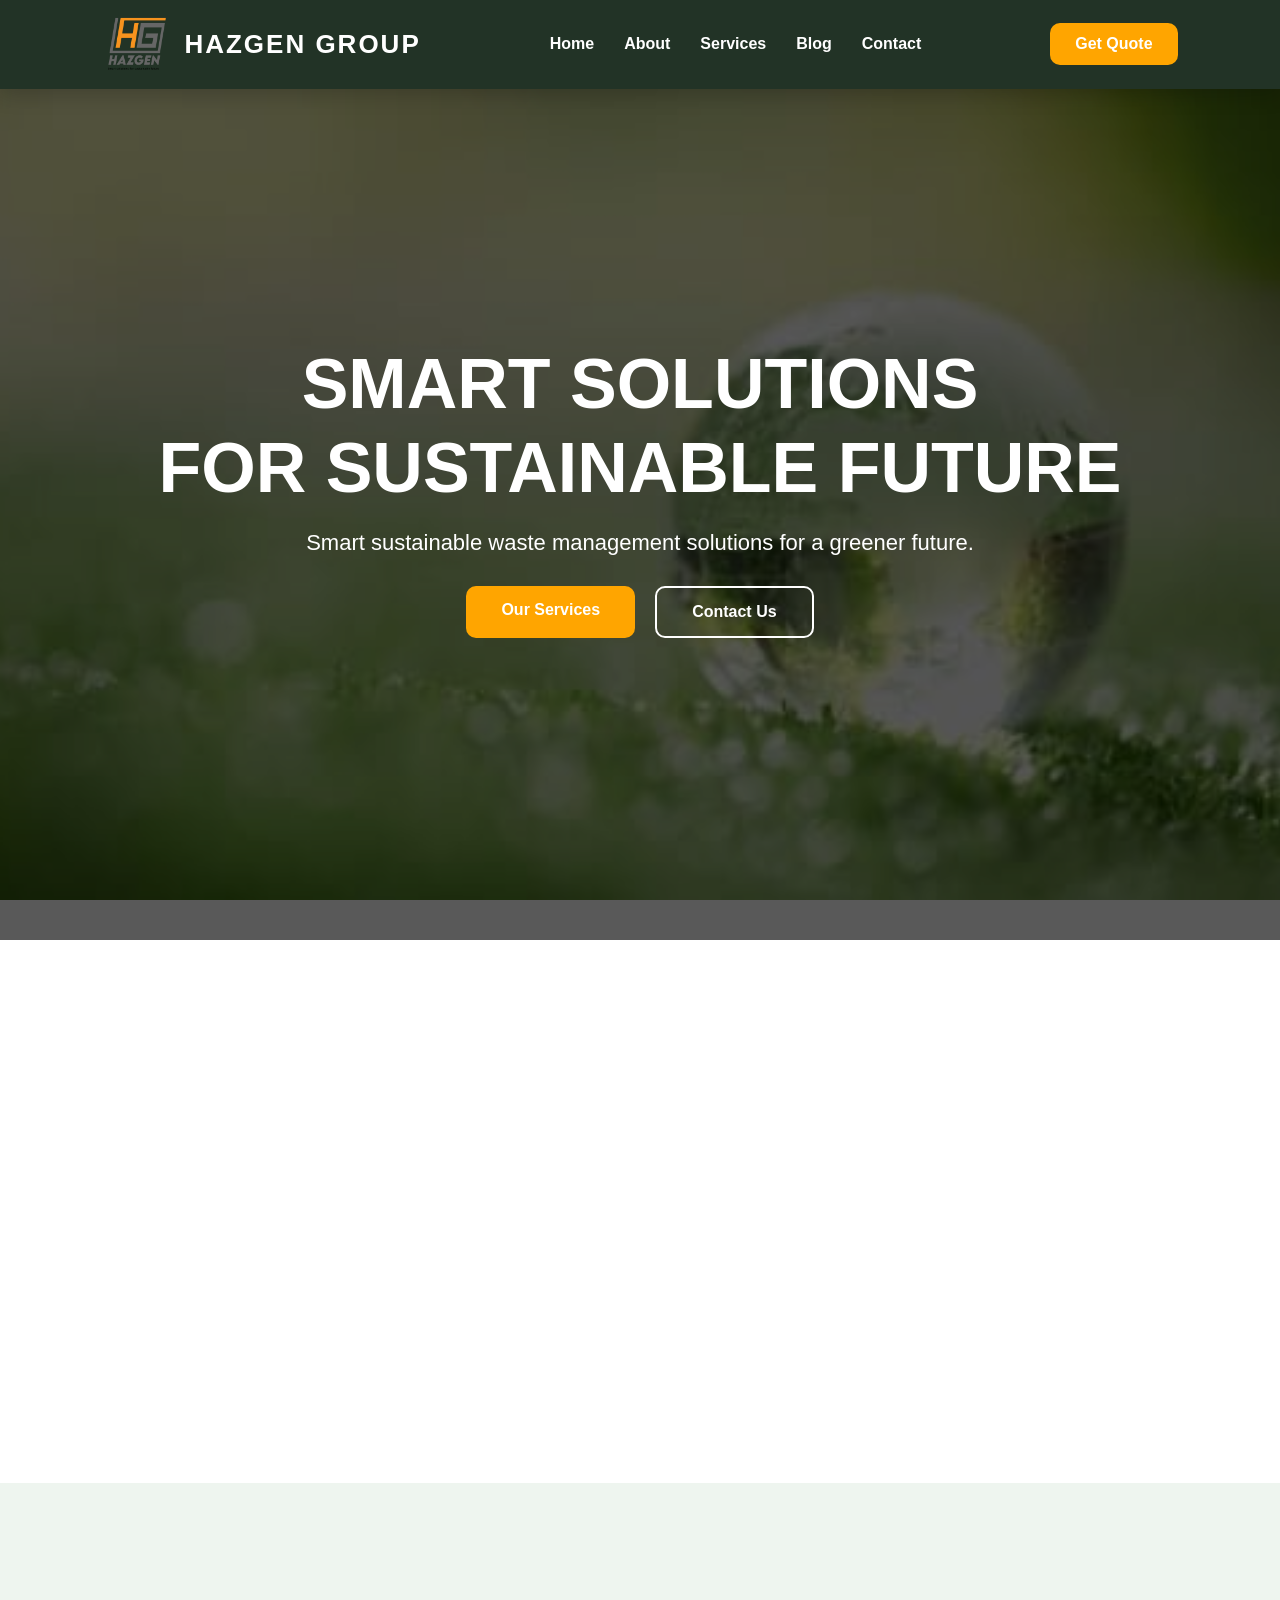
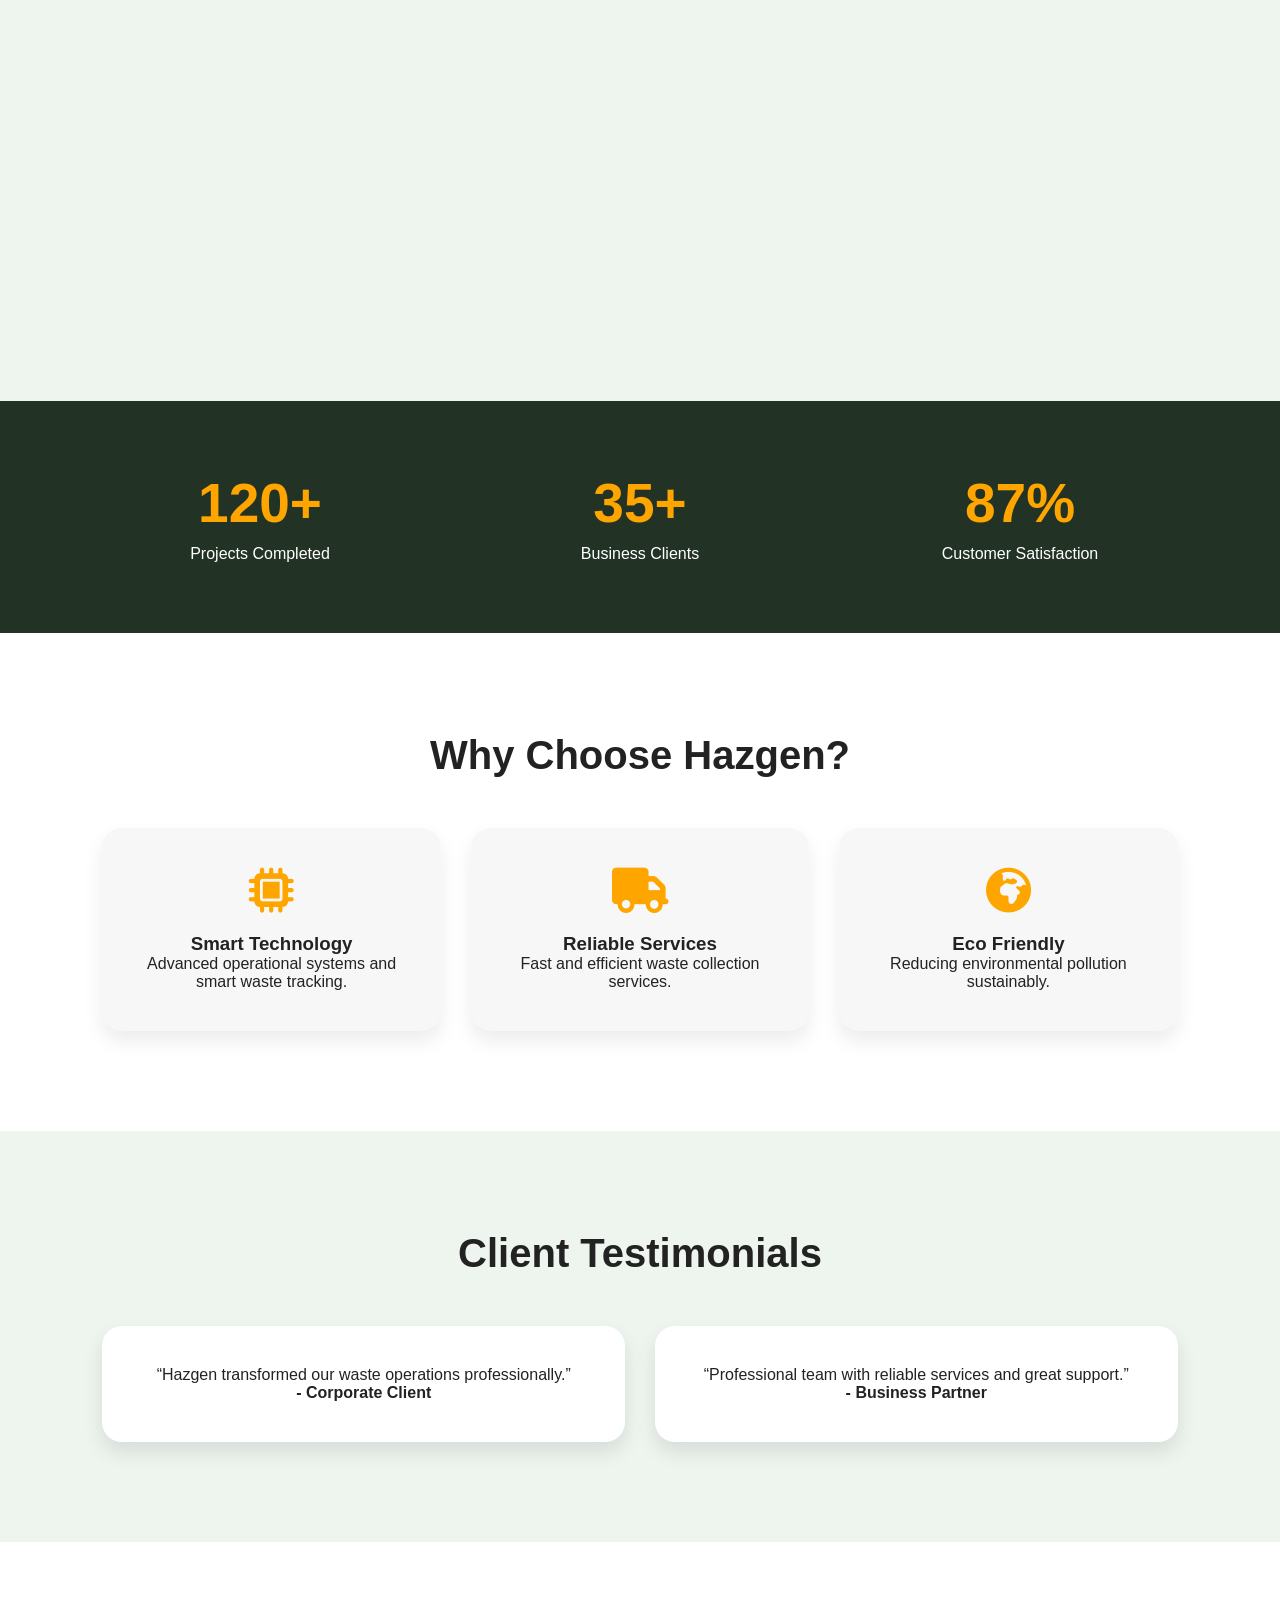
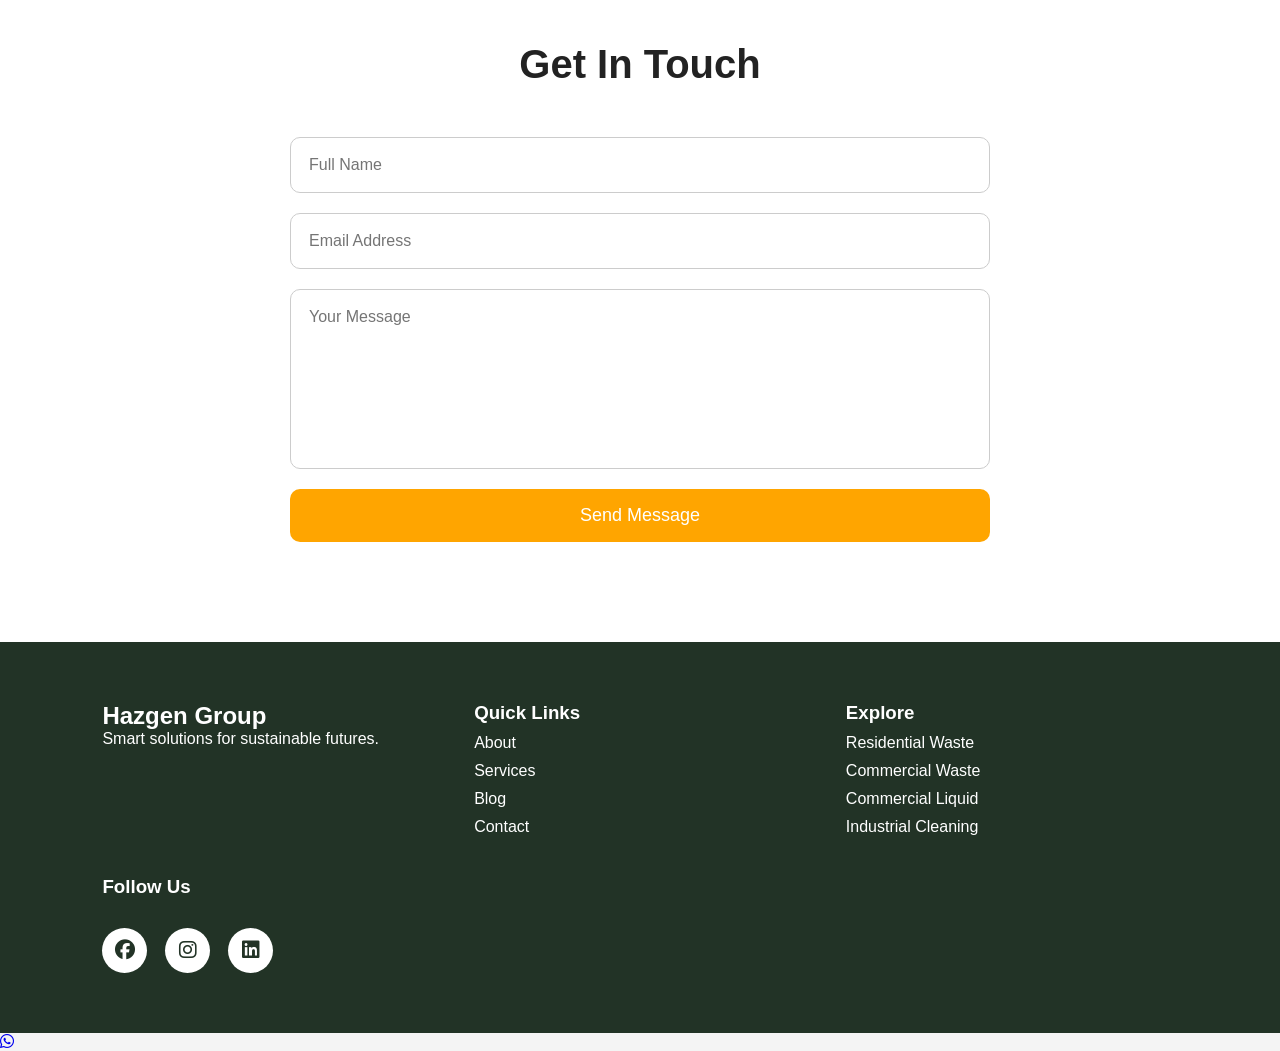
<file: index.html>
<!-- =========================================================
FULL UPDATED HAZGEN WEBSITE
FILE: index.html
========================================================= -->

<!DOCTYPE html>
<html lang="en">
<head>

<meta charset="UTF-8">
<meta name="viewport" content="width=device-width, initial-scale=1.0">

<title>Hazgen Group | Smart Sustainable Solutions</title>

<meta name="description"
content="Hazgen Group provides smart sustainable waste management and recycling solutions in South Africa.">

<meta name="keywords"
content="Hazgen, waste management, recycling, sustainability">

<!-- CSS -->
<link rel="stylesheet" href="./css/style.css">

<!-- FONT AWESOME -->
<link rel="stylesheet"
href="https://cdnjs.cloudflare.com/ajax/libs/font-awesome/6.5.1/css/all.min.css"/>

<!-- AOS ANIMATION -->
<link href="https://unpkg.com/aos@next/dist/aos.css" rel="stylesheet"/>

</head>

<body>

<!-- ================= HEADER ================= -->

<header>

<div class="logo">

<img src="./images/cropped-HazGen-Logo.png" alt="Hazgen Logo">

<h2>HAZGEN GROUP</h2>

</div>

<nav>

<a href="index.html">Home</a>
<a href="about.html">About</a>
<a href="services.html">Services</a>
<a href="blog.html">Blog</a>
<a href="contact.html">Contact</a>

</nav>

<a href="contact.html" class="quote-btn">
Get Quote
</a>

</header>

<!-- ================= HERO ================= -->

<section class="hero">

<div class="overlay"></div>

<div class="hero-content" data-aos="fade-up">

<h1>
SMART SOLUTIONS <br>
FOR SUSTAINABLE FUTURE
</h1>

<p>
Smart sustainable waste management solutions
for a greener future.
</p>

<div class="hero-buttons">

<a href="services.html" class="primary-btn">
Our Services
</a>

<a href="contact.html" class="secondary-btn">
Contact Us
</a>

</div>

</div>

</section>

<!-- ================= ABOUT ================= -->

<section class="about">

<div class="about-text" data-aos="fade-right">

<h2>Who We Are</h2>

<p>
Hazgen Group is a smart environmental company focused on:
</p>

<ul>

<li>Hazardous Waste</li>
<li>Waste Collection</li>
<li>Recycling Solutions</li>
<li>Environmental Sustainability</li>
<li>Smart Operations Systems</li>
<li>Eco-Friendly Services</li>

</ul>

<p>
We create innovative systems that help businesses and communities
manage waste responsibly while improving environmental impact.
</p>

<a href="about.html" class="main-btn">
Learn More
</a>

</div>

<div class="about-image" data-aos="fade-left">

<img src="./images/recycle.png" alt="Recycling">

</div>

</section>

<!-- ================= SERVICES ================= -->

<section class="services">

<h2 data-aos="fade-up">
Our Services
</h2>

<div class="service-grid">

<div class="service-card" data-aos="zoom-in">

<i class="fa-solid fa-trash"></i>

<h3>Garbage Pickup</h3>

<p>
Reliable waste collection and transportation services.
</p>

</div>

<div class="service-card" data-aos="zoom-in">

<i class="fa-solid fa-recycle"></i>

<h3>Waste Sorting</h3>

<p>
Efficient waste segregation and recycling solutions.
</p>

</div>

<div class="service-card" data-aos="zoom-in">

<i class="fa-solid fa-leaf"></i>

<h3>Environmental Solutions</h3>

<p>
Smart eco-friendly waste management systems.
</p>

</div>

</div>

</section>

<!-- ================= STATS ================= -->

<section class="stats">

<div class="stat-box">

<h1>120+</h1>

<p>Projects Completed</p>

</div>

<div class="stat-box">

<h1>35+</h1>

<p>Business Clients</p>

</div>

<div class="stat-box">

<h1>87%</h1>

<p>Customer Satisfaction</p>

</div>

</section>

<!-- ================= WHY US ================= -->

<section class="why-us">

<h2>Why Choose Hazgen?</h2>

<div class="why-grid">

<div class="why-card">

<i class="fa-solid fa-microchip"></i>

<h3>Smart Technology</h3>

<p>
Advanced operational systems and smart waste tracking.
</p>

</div>

<div class="why-card">

<i class="fa-solid fa-truck"></i>

<h3>Reliable Services</h3>

<p>
Fast and efficient waste collection services.
</p>

</div>

<div class="why-card">

<i class="fa-solid fa-earth-africa"></i>

<h3>Eco Friendly</h3>

<p>
Reducing environmental pollution sustainably.
</p>

</div>

</div>

</section>

<!-- ================= TESTIMONIALS ================= -->

<section class="testimonials">

<h2>Client Testimonials</h2>

<div class="testimonial-grid">

<div class="testimonial-card">

<p>
“Hazgen transformed our waste operations professionally.”
</p>

<h4>- Corporate Client</h4>

</div>

<div class="testimonial-card">

<p>
“Professional team with reliable services and great support.”
</p>

<h4>- Business Partner</h4>

</div>

</div>

</section>

<!-- ================= CONTACT ================= -->

<section class="contact-section">

<h2>Get In Touch</h2>

<form id="contactForm">

<input type="text" placeholder="Full Name" required>

<input type="email" placeholder="Email Address" required>

<textarea placeholder="Your Message" required></textarea>

<button type="submit">
Send Message
</button>

</form>

</section>

<!-- ================= FOOTER ================= -->

<footer>

<div>

<h2>Hazgen Group</h2>

<p>
Smart solutions for sustainable futures.
</p>

</div>

<div>

<h3>Quick Links</h3>

<a href="about.html">About</a>
<a href="services.html">Services</a>
<a href="blog.html">Blog</a>
<a href="contact.html">Contact</a>

</div>

<div>
    <h3>Explore</h3>
    <a href="explore.html">Residential Waste</a>
    <a href="explore.html">Commercial Waste</a>
    <a href="explore.html">Commercial Liquid</a>
    <a href="explore.html">Industrial Cleaning</a>
</div>

<div>

<h3>Follow Us</h3>

<div class="socials">

  <a href="https://facebook.com" target="_blank">
    <i class="fa-brands fa-facebook"></i>
  </a>

  <a href="https://instagram.com" target="_blank">
    <i class="fa-brands fa-instagram"></i>
  </a>

  <a href="https://www.linkedin.com/company/hazgen-group/" target="_blank">
    <i class="fa-brands fa-linkedin"></i>
  </a>

</div>

</div>

</footer>

<!-- ================= WHATSAPP ================= -->

<a href="https://wa.me/27715701859"whatsapp">

<i class="fa-brands fa-whatsapp"></i>

</a>

<!-- JS -->

<script src="https://unpkg.com/aos@next/dist/aos.js"></script>

<script src="./js/app.js"></script>

<script>
AOS.init();
</script>

</body>
</html>
</file>
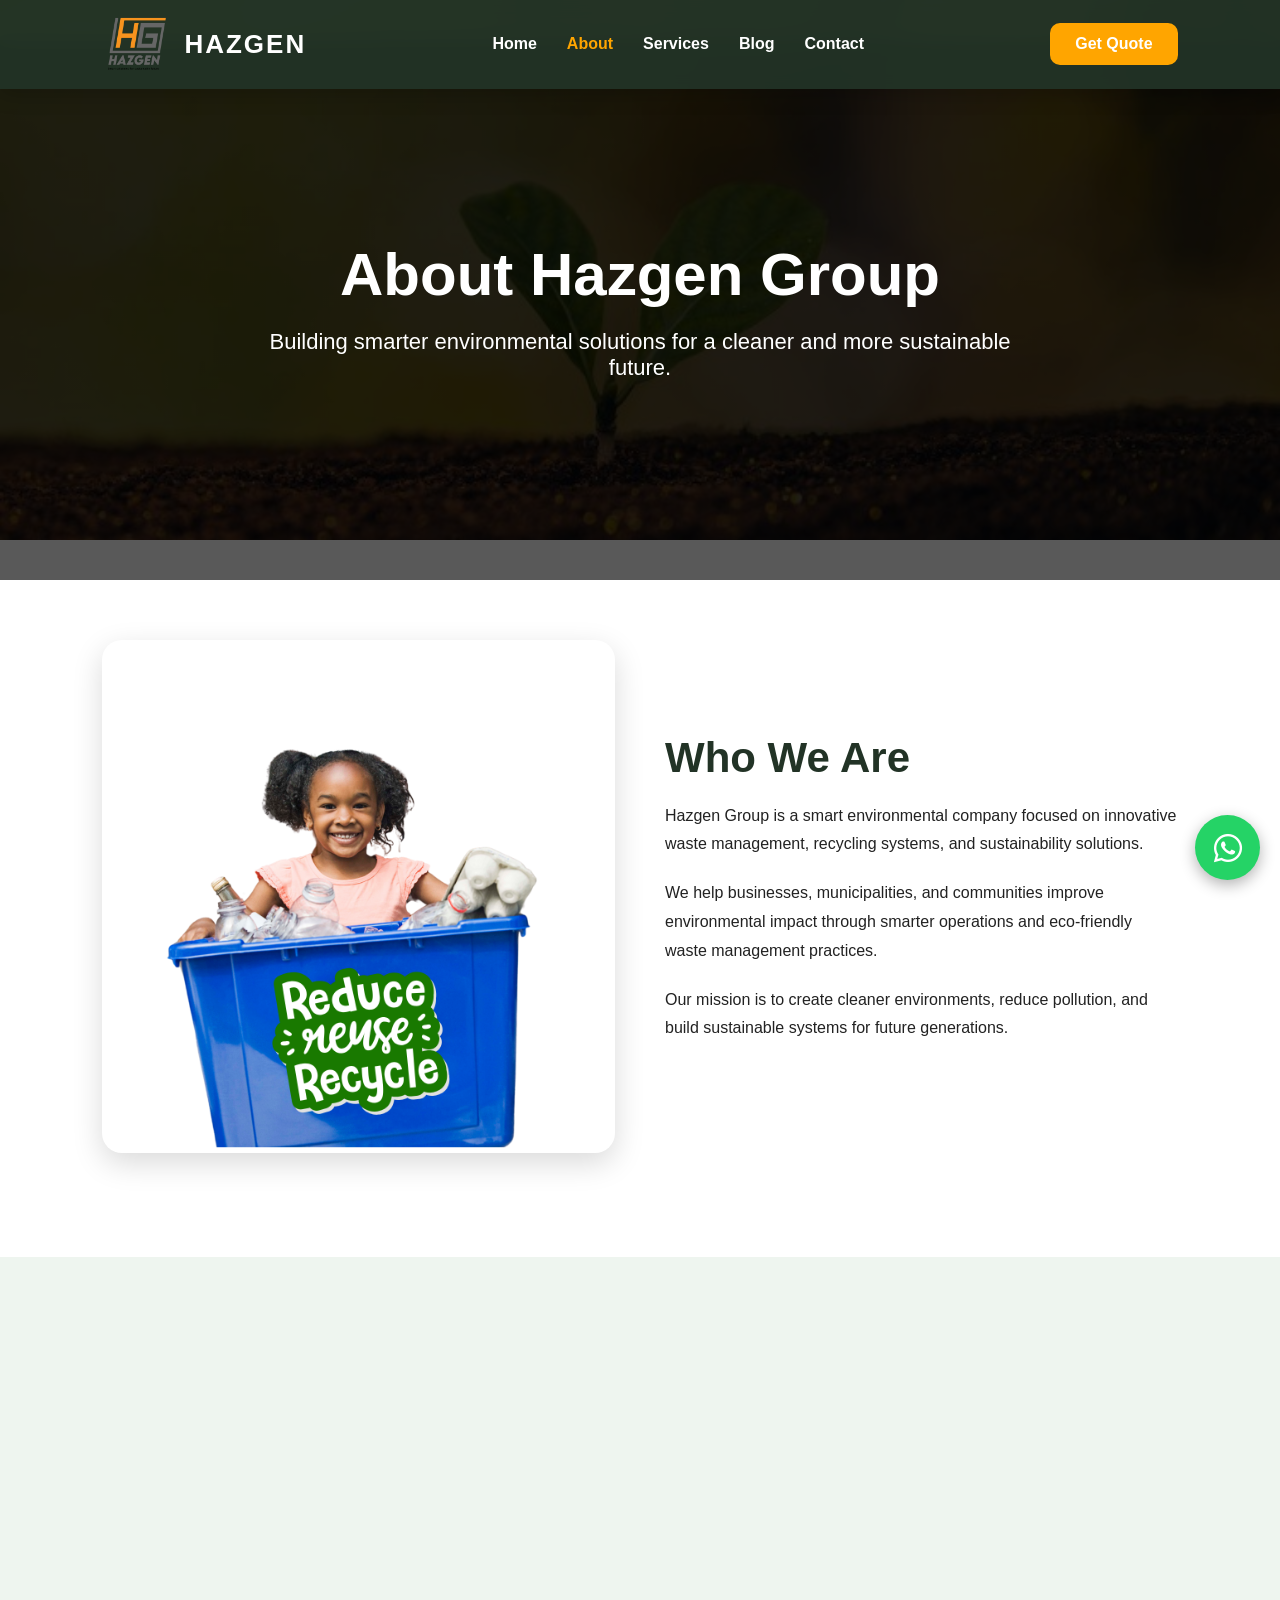
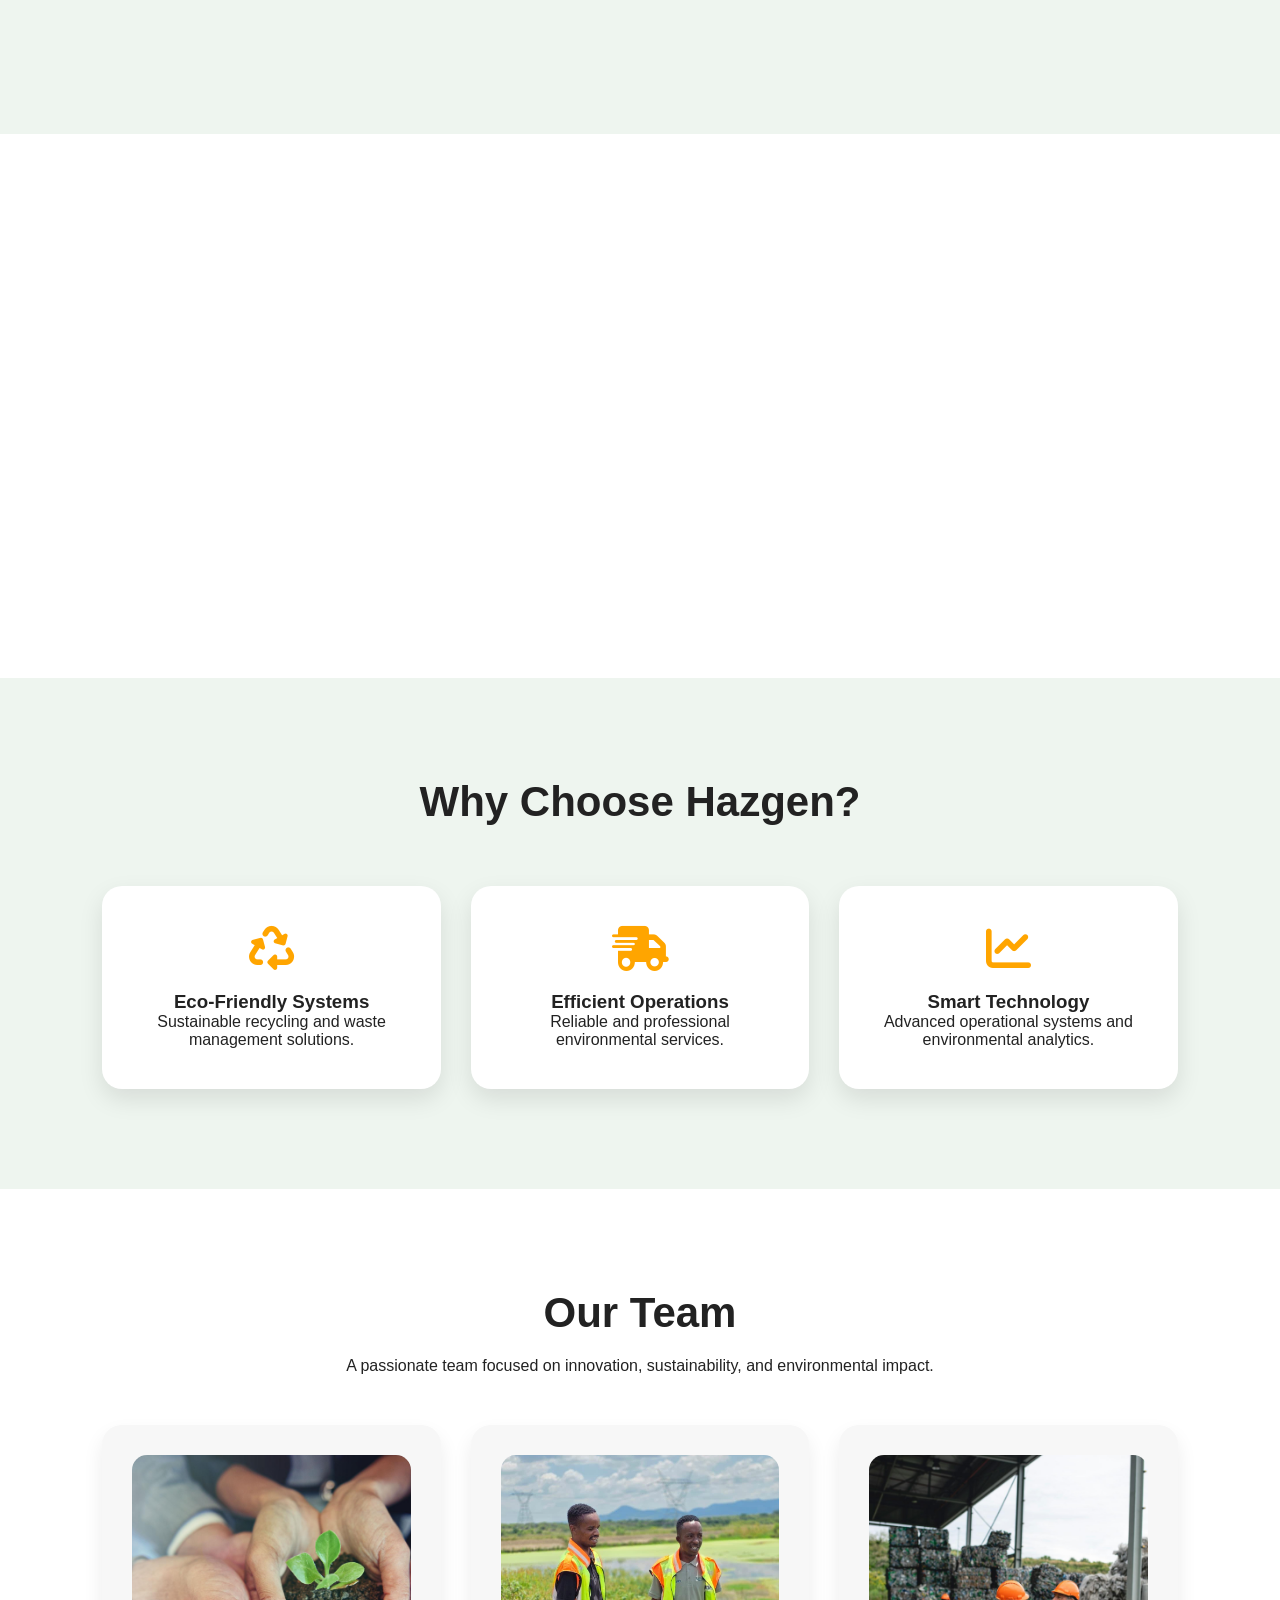
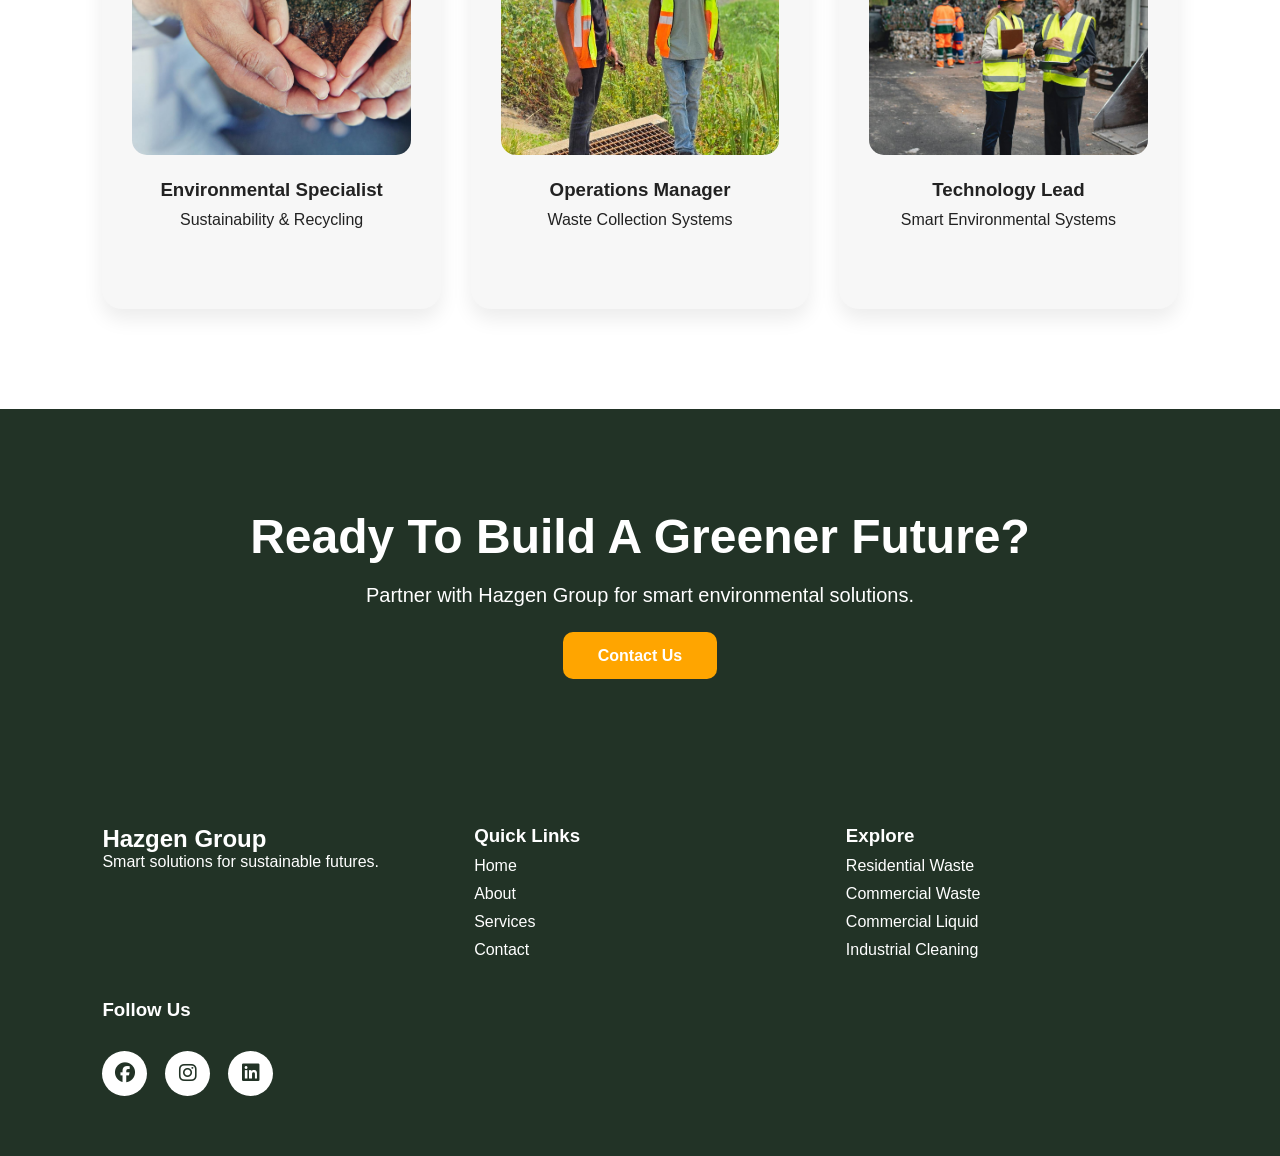
<file: about.html>
<!-- =========================================================
FILE: about.html
========================================================= -->

<!DOCTYPE html>
<html lang="en">
<head>

<meta charset="UTF-8">
<meta name="viewport" content="width=device-width, initial-scale=1.0">

<title>About Hazgen Group</title>

<meta name="description"
content="Learn more about Hazgen Group and our smart environmental sustainability solutions.">

<link rel="stylesheet" href="./css/style.css">

<link rel="stylesheet"
href="https://cdnjs.cloudflare.com/ajax/libs/font-awesome/6.5.1/css/all.min.css"/>

<link href="https://unpkg.com/aos@next/dist/aos.css" rel="stylesheet"/>

</head>

<body>

<!-- ================= HEADER ================= -->

<header>

<div class="logo">

<img src="./images/cropped-HazGen-Logo.png" alt="Hazgen Logo">

<h2>HAZGEN</h2>

</div>

<nav>

<a href="index.html">Home</a>
<a href="about.html" class="active">About</a>
<a href="services.html">Services</a>
<a href="blog.html">Blog</a>
<a href="contact.html">Contact</a>

</nav>

<a href="contact.html" class="quote-btn">
Get Quote
</a>

</header>

<!-- ================= ABOUT HERO ================= -->

<section class="about-hero">

<div class="overlay"></div>

<div class="about-hero-content" data-aos="fade-up">

<h1>About Hazgen Group</h1>

<p>
Building smarter environmental solutions
for a cleaner and more sustainable future.
</p>

</div>

</section>

<!-- ================= COMPANY SECTION ================= -->

<section class="company-section">

<div class="company-image" data-aos="fade-right">

<img src="./images/about-company.png" alt="Hazgen Company">

</div>

<div class="company-text" data-aos="fade-left">

<h2>Who We Are</h2>

<p>
Hazgen Group is a smart environmental company
focused on innovative waste management,
recycling systems, and sustainability solutions.
</p>

<p>
We help businesses, municipalities, and communities
improve environmental impact through smarter operations
and eco-friendly waste management practices.
</p>

<p>
Our mission is to create cleaner environments,
reduce pollution, and build sustainable systems
for future generations.
</p>

</div>

</section>

<!-- ================= MISSION & VISION ================= -->

<section class="mission-vision">

<div class="mission-card" data-aos="zoom-in">

<i class="fa-solid fa-bullseye"></i>

<h2>Our Mission</h2>

<p>
To provide smart, reliable, and sustainable
environmental solutions that improve waste management
and protect the environment.
</p>

</div>

<div class="mission-card" data-aos="zoom-in">

<i class="fa-solid fa-eye"></i>

<h2>Our Vision</h2>

<p>
To become a leading environmental technology company
driving sustainability and innovation across Africa.
</p>

</div>

</section>

<!-- ================= VALUES ================= -->

<section class="values-section">

<h2 data-aos="fade-up">
Our Core Values
</h2>

<div class="values-grid">

<div class="value-card" data-aos="fade-up">

<i class="fa-solid fa-leaf"></i>

<h3>Sustainability</h3>

<p>
Protecting the environment through responsible operations.
</p>

</div>

<div class="value-card" data-aos="fade-up">

<i class="fa-solid fa-lightbulb"></i>

<h3>Innovation</h3>

<p>
Creating smarter waste and recycling systems.
</p>

</div>

<div class="value-card" data-aos="fade-up">

<i class="fa-solid fa-handshake"></i>

<h3>Integrity</h3>

<p>
Delivering reliable and transparent services.
</p>

</div>

<div class="value-card" data-aos="fade-up">

<i class="fa-solid fa-users"></i>

<h3>Community</h3>

<p>
Helping communities create cleaner environments.
</p>

</div>

</div>

</section>

<!-- ================= WHY CHOOSE US ================= -->

<section class="why-about">

<h2>Why Choose Hazgen?</h2>

<div class="why-about-grid">

<div class="why-about-card">

<i class="fa-solid fa-recycle"></i>

<h3>Eco-Friendly Systems</h3>

<p>
Sustainable recycling and waste management solutions.
</p>

</div>

<div class="why-about-card">

<i class="fa-solid fa-truck-fast"></i>

<h3>Efficient Operations</h3>

<p>
Reliable and professional environmental services.
</p>

</div>

<div class="why-about-card">

<i class="fa-solid fa-chart-line"></i>

<h3>Smart Technology</h3>

<p>
Advanced operational systems and environmental analytics.
</p>

</div>

</div>

</section>

<!-- ================= TEAM SECTION ================= -->

<section class="team-section">

<h2>Our Team</h2>

<p>
A passionate team focused on innovation,
sustainability, and environmental impact.
</p>

<div class="team-grid">

<div class="team-card">

<img src="./images/team1.jfif" alt="Team Member">

<h3>Environmental Specialist</h3>

<p>Sustainability & Recycling</p>

</div>

<div class="team-card">

<img src="./images/team2.jfif" alt="Team Member">

<h3>Operations Manager</h3>

<p>Waste Collection Systems</p>

</div>

<div class="team-card">

<img src="./images/team3.jfif" alt="Team Member">

<h3>Technology Lead</h3>

<p>Smart Environmental Systems</p>

</div>

</div>

</section>

<!-- ================= CTA ================= -->

<section class="about-cta">

<h2>
Ready To Build A Greener Future?
</h2>

<p>
Partner with Hazgen Group for smart environmental solutions.
</p>

<a href="contact.html" class="main-btn">
Contact Us
</a>

</section>

<!-- ================= FOOTER ================= -->

<footer>

<div>

<h2>Hazgen Group</h2>

<p>
Smart solutions for sustainable futures.
</p>

</div>

<div>

<h3>Quick Links</h3>

<a href="home.html">Home</a>
<a href="about.html">About</a>
<a href="services.html">Services</a>
<a href="contact.html">Contact</a>

</div>

<div>
    <h3>Explore</h3>
    <a href="explore.html">Residential Waste</a>
    <a href="explore.html">Commercial Waste</a>
    <a href="explore.html">Commercial Liquid</a>
    <a href="explore.html">Industrial Cleaning</a>
</div>

<div>

<h3>Follow Us</h3>

<div class="socials">

  <a href="https://facebook.com" target="_blank">
    <i class="fa-brands fa-facebook"></i>
  </a>

  <a href="https://instagram.com" target="_blank">
    <i class="fa-brands fa-instagram"></i>
  </a>

  <a href="https://www.linkedin.com/company/hazgen-group/" target="_blank">
    <i class="fa-brands fa-linkedin"></i>
  </a>

</div>

</div>

</footer>

<!-- ================= WHATSAPP ================= -->

<a href="https://wa.me/27715701859" class="whatsapp">

<i class="fa-brands fa-whatsapp"></i>

</a>

<script src="https://unpkg.com/aos@next/dist/aos.js"></script>

<script src="./js/app.js"></script>

<script>
AOS.init();
</script>

</body>
</html>
</file>
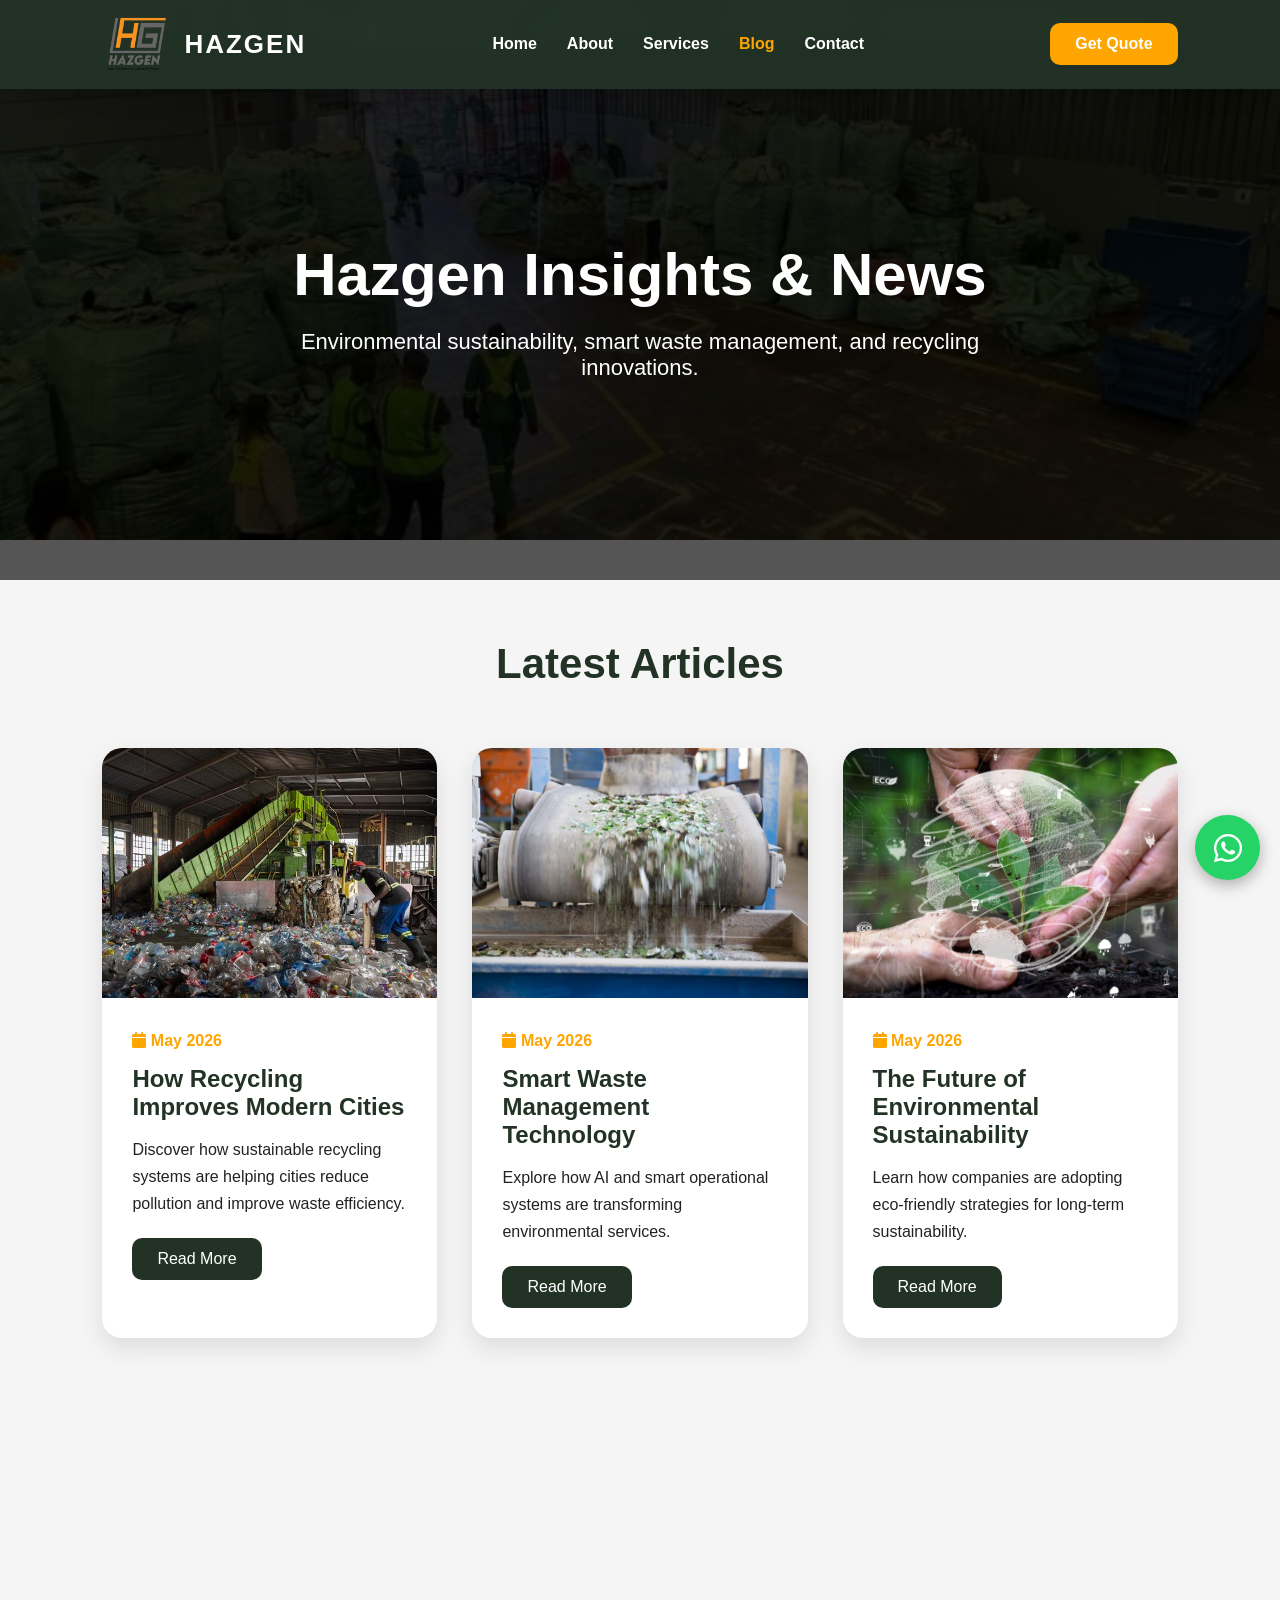
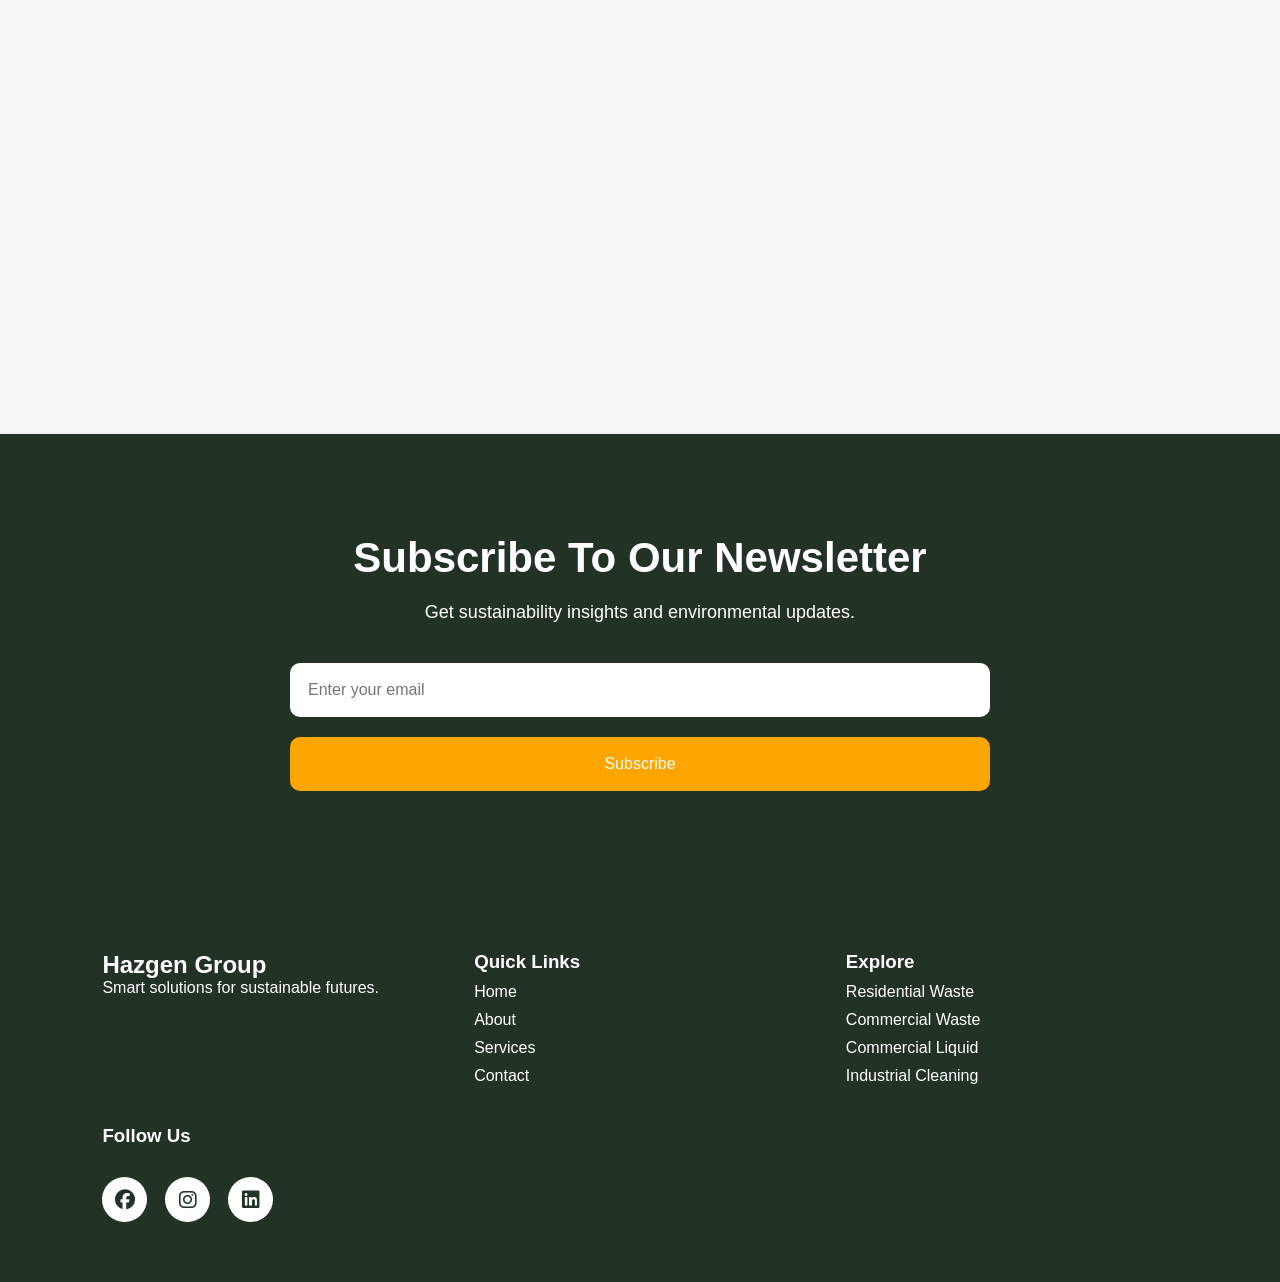
<file: blog.html>
<!-- =========================================================
FILE: blog.html
========================================================= -->

<!DOCTYPE html>
<html lang="en">
<head>

<meta charset="UTF-8">
<meta name="viewport" content="width=device-width, initial-scale=1.0">

<title>Hazgen Blog | Sustainability & Waste Management</title>

<meta name="description"
content="Read the latest sustainability, recycling, and environmental technology news from Hazgen Group.">

<link rel="stylesheet" href="./css/style.css">

<link rel="stylesheet"
href="https://cdnjs.cloudflare.com/ajax/libs/font-awesome/6.5.1/css/all.min.css"/>

<link href="https://unpkg.com/aos@next/dist/aos.css" rel="stylesheet"/>

</head>

<body>

<!-- ================= HEADER ================= -->

<header>

<div class="logo">

<img src="./images/cropped-HazGen-Logo.png" alt="Hazgen Logo">

<h2>HAZGEN</h2>

</div>

<nav>

<a href="index.html">Home</a>
<a href="about.html">About</a>
<a href="services.html">Services</a>
<a href="blog.html" class="active">Blog</a>
<a href="contact.html">Contact</a>

</nav>

<a href="contact.html" class="quote-btn">
Get Quote
</a>

</header>

<!-- ================= BLOG HERO ================= -->

<section class="blog-hero">

<div class="overlay"></div>

<div class="blog-hero-content" data-aos="fade-up">

<h1>Hazgen Insights & News</h1>

<p>
Environmental sustainability, smart waste management,
and recycling innovations.
</p>

</div>

</section>

<!-- ================= BLOG SECTION ================= -->

<section class="blog-section">

<h2 data-aos="fade-up">
Latest Articles
</h2>

<div class="blog-grid">

<!-- BLOG CARD 1 -->

<div class="blog-card" data-aos="fade-up">

<img src="./images/blog1.jfif" alt="Blog Image">

<div class="blog-content">

<div class="blog-date">
<i class="fa-solid fa-calendar"></i>
May 2026
</div>

<h3>
How Recycling Improves Modern Cities
</h3>

<p>
Discover how sustainable recycling systems
are helping cities reduce pollution and improve
waste efficiency.
</p>

<a href="#" class="read-more">
Read More
</a>

</div>

</div>

<!-- BLOG CARD 2 -->

<div class="blog-card" data-aos="fade-up">

<img src="./images/blog2.jfif" alt="Blog Image">

<div class="blog-content">

<div class="blog-date">
<i class="fa-solid fa-calendar"></i>
May 2026
</div>

<h3>
Smart Waste Management Technology
</h3>

<p>
Explore how AI and smart operational systems
are transforming environmental services.
</p>

<a href="#" class="read-more">
Read More
</a>

</div>

</div>

<!-- BLOG CARD 3 -->

<div class="blog-card" data-aos="fade-up">

<img src="./images/blog3.jfif" alt="Blog Image">

<div class="blog-content">

<div class="blog-date">
<i class="fa-solid fa-calendar"></i>
May 2026
</div>

<h3>
The Future of Environmental Sustainability
</h3>

<p>
Learn how companies are adopting eco-friendly
strategies for long-term sustainability.
</p>

<a href="#" class="read-more">
Read More
</a>

</div>

</div>

<!-- BLOG CARD 4 -->

<div class="blog-card" data-aos="fade-up">

<img src="./images/blog4.jfif" alt="Blog Image">

<div class="blog-content">

<div class="blog-date">
<i class="fa-solid fa-calendar"></i>
May 2026
</div>

<h3>
Waste Collection Best Practices
</h3>

<p>
Professional approaches to safer and more efficient
waste collection operations.
</p>

<a href="#" class="read-more">
Read More
</a>

</div>

</div>

<!-- BLOG CARD 5 -->

<div class="blog-card" data-aos="fade-up">

<img src="./images/blog5.jfif" alt="Blog Image">

<div class="blog-content">

<div class="blog-date">
<i class="fa-solid fa-calendar"></i>
May 2026
</div>

<h3>
Reducing Landfill Pollution
</h3>

<p>
How recycling and smart sorting systems
help reduce environmental damage.
</p>

<a href="#" class="read-more">
Read More
</a>

</div>

</div>

<!-- BLOG CARD 6 -->

<div class="blog-card" data-aos="fade-up">

<img src="./images/blog6.jfif" alt="Blog Image">

<div class="blog-content">

<div class="blog-date">
<i class="fa-solid fa-calendar"></i>
May 2026
</div>

<h3>
Green Operations For Businesses
</h3>

<p>
Why businesses should adopt smart sustainability
strategies for future growth.
</p>

<a href="#" class="read-more">
Read More
</a>

</div>

</div>

</div>

</section>

<!-- ================= NEWSLETTER ================= -->

<section class="newsletter">

<h2>Subscribe To Our Newsletter</h2>

<p>
Get sustainability insights and environmental updates.
</p>

<form class="newsletter-form">

<input type="email" placeholder="Enter your email">

<button type="submit">
Subscribe
</button>

</form>

</section>

<!-- ================= FOOTER ================= -->

<footer>

<div>

<h2>Hazgen Group</h2>

<p>
Smart solutions for sustainable futures.
</p>

</div>

<div>

<h3>Quick Links</h3>

<a href="home.html">Home</a>
<a href="about.html">About</a>
<a href="services.html">Services</a>
<a href="contact.html">Contact</a>

</div>

<div>
    <h3>Explore</h3>
    <a href="explore.html">Residential Waste</a>
    <a href="explore.html">Commercial Waste</a>
    <a href="explore.html">Commercial Liquid</a>
    <a href="explore.html">Industrial Cleaning</a>
</div>
<div>

<h3>Follow Us</h3>

<div class="socials">

  <a href="https://facebook.com" target="_blank">
    <i class="fa-brands fa-facebook"></i>
  </a>

  <a href="https://instagram.com" target="_blank">
    <i class="fa-brands fa-instagram"></i>
  </a>

  <a href="https://www.linkedin.com/company/hazgen-group/" target="_blank">
    <i class="fa-brands fa-linkedin"></i>
  </a>

</div>

</div>

</footer>

<!-- ================= WHATSAPP ================= -->

<a href="https://wa.me/27715701859" class="whatsapp">

<i class="fa-brands fa-whatsapp"></i>

</a>

<script src="https://unpkg.com/aos@next/dist/aos.js"></script>

<script src="./js/app.js"></script>

<script>
AOS.init();
</script>

</body>
</html>
</file>
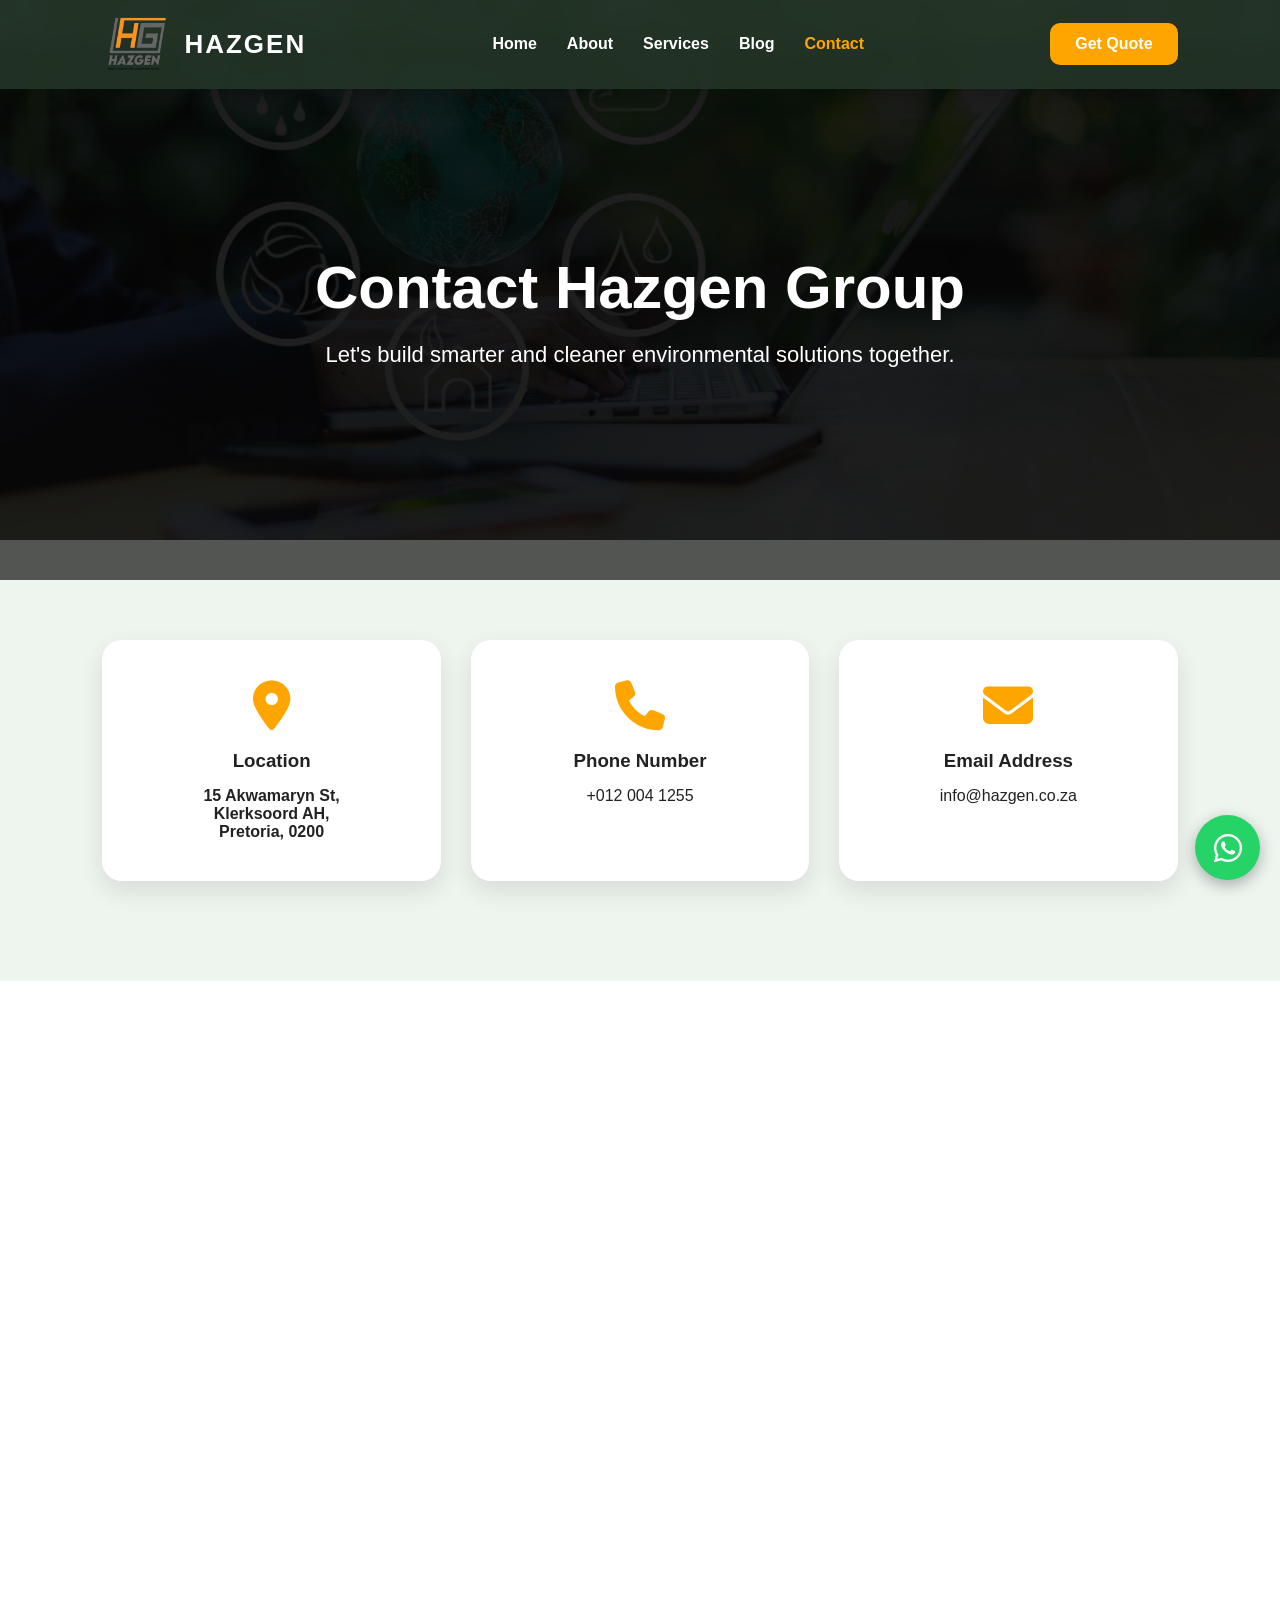
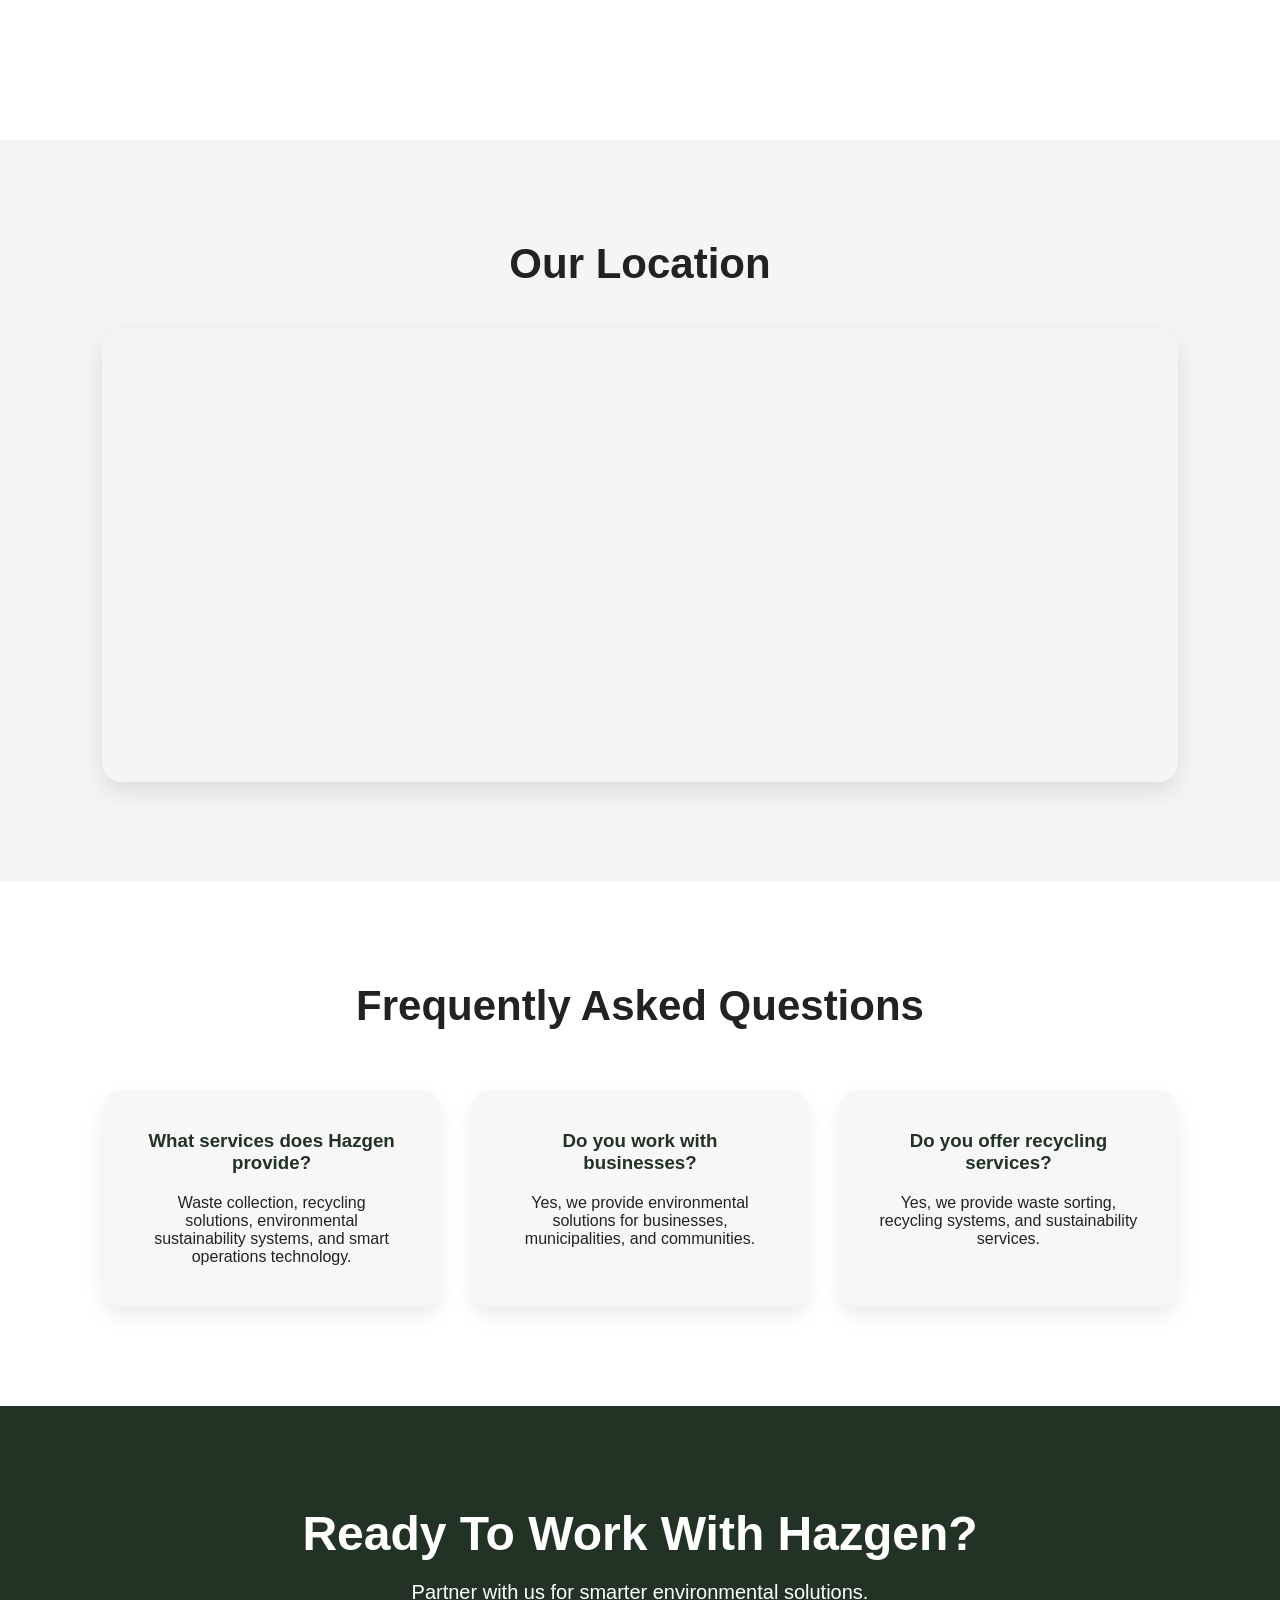
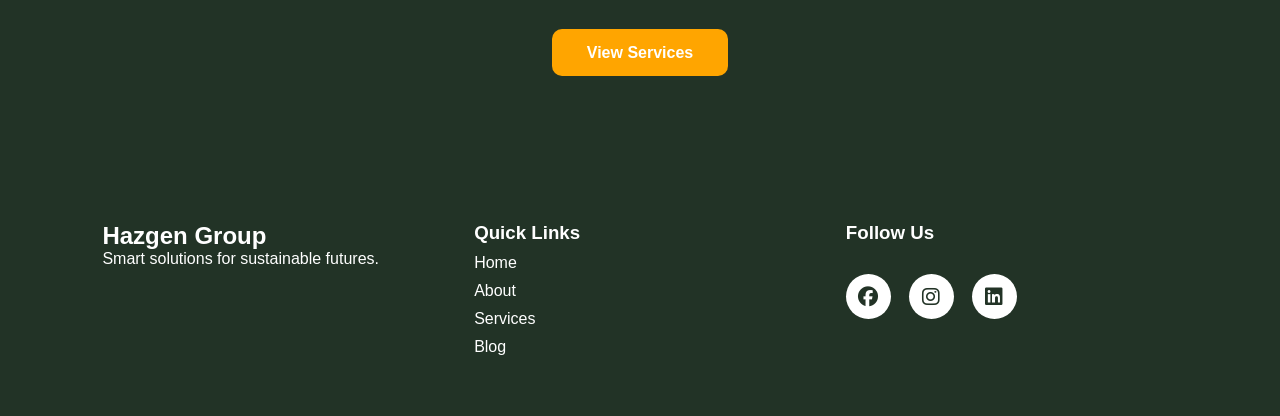
<file: contact.html>
<!-- =========================================================
FULL UPDATED contact.html
COPY & REPLACE YOUR ENTIRE FILE
========================================================= -->

<!DOCTYPE html>
<html lang="en">
<head>

<meta charset="UTF-8">
<meta name="viewport" content="width=device-width, initial-scale=1.0">

<title>Contact Hazgen Group</title>

<meta name="description"
content="Contact Hazgen Group for smart waste management and environmental sustainability solutions.">

<link rel="stylesheet" href="./css/style.css">

<link rel="stylesheet"
href="https://cdnjs.cloudflare.com/ajax/libs/font-awesome/6.5.1/css/all.min.css"/>

<link href="https://unpkg.com/aos@next/dist/aos.css" rel="stylesheet"/>

</head>

<body>

<!-- ================= HEADER ================= -->

<header>

<div class="logo">

<img src="./images/cropped-HazGen-Logo.png" alt="Hazgen Logo">

<h2>HAZGEN</h2>

</div>

<nav>

<a href="index.html">Home</a>
<a href="about.html">About</a>
<a href="services.html">Services</a>
<a href="blog.html">Blog</a>
<a href="contact.html" class="active">Contact</a>

</nav>

<a href="contact.html" class="quote-btn">
Get Quote
</a>

</header>

<!-- ================= CONTACT HERO ================= -->

<section class="contact-hero">

<div class="overlay"></div>

<div class="contact-hero-content" data-aos="fade-up">

<h1>Contact Hazgen Group</h1>

<p>
Let's build smarter and cleaner environmental solutions together.
</p>

</div>

</section>

<!-- ================= CONTACT INFO ================= -->

<section class="contact-info-section">

<div class="contact-info-card" data-aos="zoom-in">

<i class="fa-solid fa-location-dot"></i>

<h3>Location</h3>

<p>

<a href="https://maps.google.com/?q=15+Akwamaryn+St,+Klerksoord+AH,+Pretoria,+0200"
target="_blank">

15 Akwamaryn St,<br>
Klerksoord AH,<br>
Pretoria, 0200

</a>

</p>

</div>

<div class="contact-info-card" data-aos="zoom-in">

<i class="fa-solid fa-phone"></i>

<h3>Phone Number</h3>

<p>+012 004 1255</p>

</div>

<div class="contact-info-card" data-aos="zoom-in">

<i class="fa-solid fa-envelope"></i>

<h3>Email Address</h3>

<p>info@hazgen.co.za</p>

</div>

</section>

<!-- ================= CONTACT SECTION ================= -->

<section class="contact-main-section">

<div class="contact-form-container" data-aos="fade-right">

<h2>Send Us A Message</h2>

<form id="contactPageForm">

<input type="text" placeholder="Full Name" required>

<input type="email" placeholder="Email Address" required>

<input type="text" placeholder="Subject" required>

<textarea placeholder="Your Message" required></textarea>

<button type="submit">
Send Message
</button>

</form>

</div>

<div class="contact-image" data-aos="fade-left">

<img src="./images/contact-image.jfif" alt="Contact Hazgen">

</div>

</section>

<!-- ================= MAP SECTION ================= -->

<section class="map-section">

<h2>Our Location</h2>

<div class="map-container">

<iframe
src="https://www.google.com/maps?q=15+Akwamaryn+St,+Klerksoord+AH,+Pretoria,+0200&output=embed"
width="100%"
height="450"
style="border:0;"
allowfullscreen=""
loading="lazy"
referrerpolicy="no-referrer-when-downgrade">

</iframe>

</div>

</section>

<!-- ================= FAQ ================= -->

<section class="faq-section">

<h2>Frequently Asked Questions</h2>

<div class="faq-grid">

<div class="faq-card">

<h3>
What services does Hazgen provide?
</h3>

<p>
Waste collection, recycling solutions,
environmental sustainability systems,
and smart operations technology.
</p>

</div>

<div class="faq-card">

<h3>
Do you work with businesses?
</h3>

<p>
Yes, we provide environmental solutions
for businesses, municipalities,
and communities.
</p>

</div>

<div class="faq-card">

<h3>
Do you offer recycling services?
</h3>

<p>
Yes, we provide waste sorting,
recycling systems,
and sustainability services.
</p>

</div>

</div>

</section>

<!-- ================= CTA ================= -->

<section class="contact-cta">

<h2>
Ready To Work With Hazgen?
</h2>

<p>
Partner with us for smarter environmental solutions.
</p>

<a href="services.html" class="main-btn">
View Services
</a>

</section>

<!-- ================= FOOTER ================= -->

<footer>

<div>

<h2>Hazgen Group</h2>

<p>
Smart solutions for sustainable futures.
</p>

</div>

<div>

<h3>Quick Links</h3>

<a href="home.html">Home</a>
<a href="about.html">About</a>
<a href="services.html">Services</a>
<a href="blog.html">Blog</a>

</div>

<div>

<h3>Follow Us</h3>

<div class="socials">

  <a href="https://facebook.com" target="_blank">
    <i class="fa-brands fa-facebook"></i>
  </a>

  <a href="https://instagram.com" target="_blank">
    <i class="fa-brands fa-instagram"></i>
  </a>

  <a href="https://www.linkedin.com/company/hazgen-group/" target="_blank">
    <i class="fa-brands fa-linkedin"></i>
  </a>

</div>

</div>

</footer>

<!-- ================= WHATSAPP ================= -->

<a href="https://wa.me/27715701859" class="whatsapp">

<i class="fa-brands fa-whatsapp"></i>

</a>

<script src="https://unpkg.com/aos@next/dist/aos.js"></script>

<script src="./js/app.js"></script>

<script>
AOS.init();
</script>

</body>
</html>
</file>
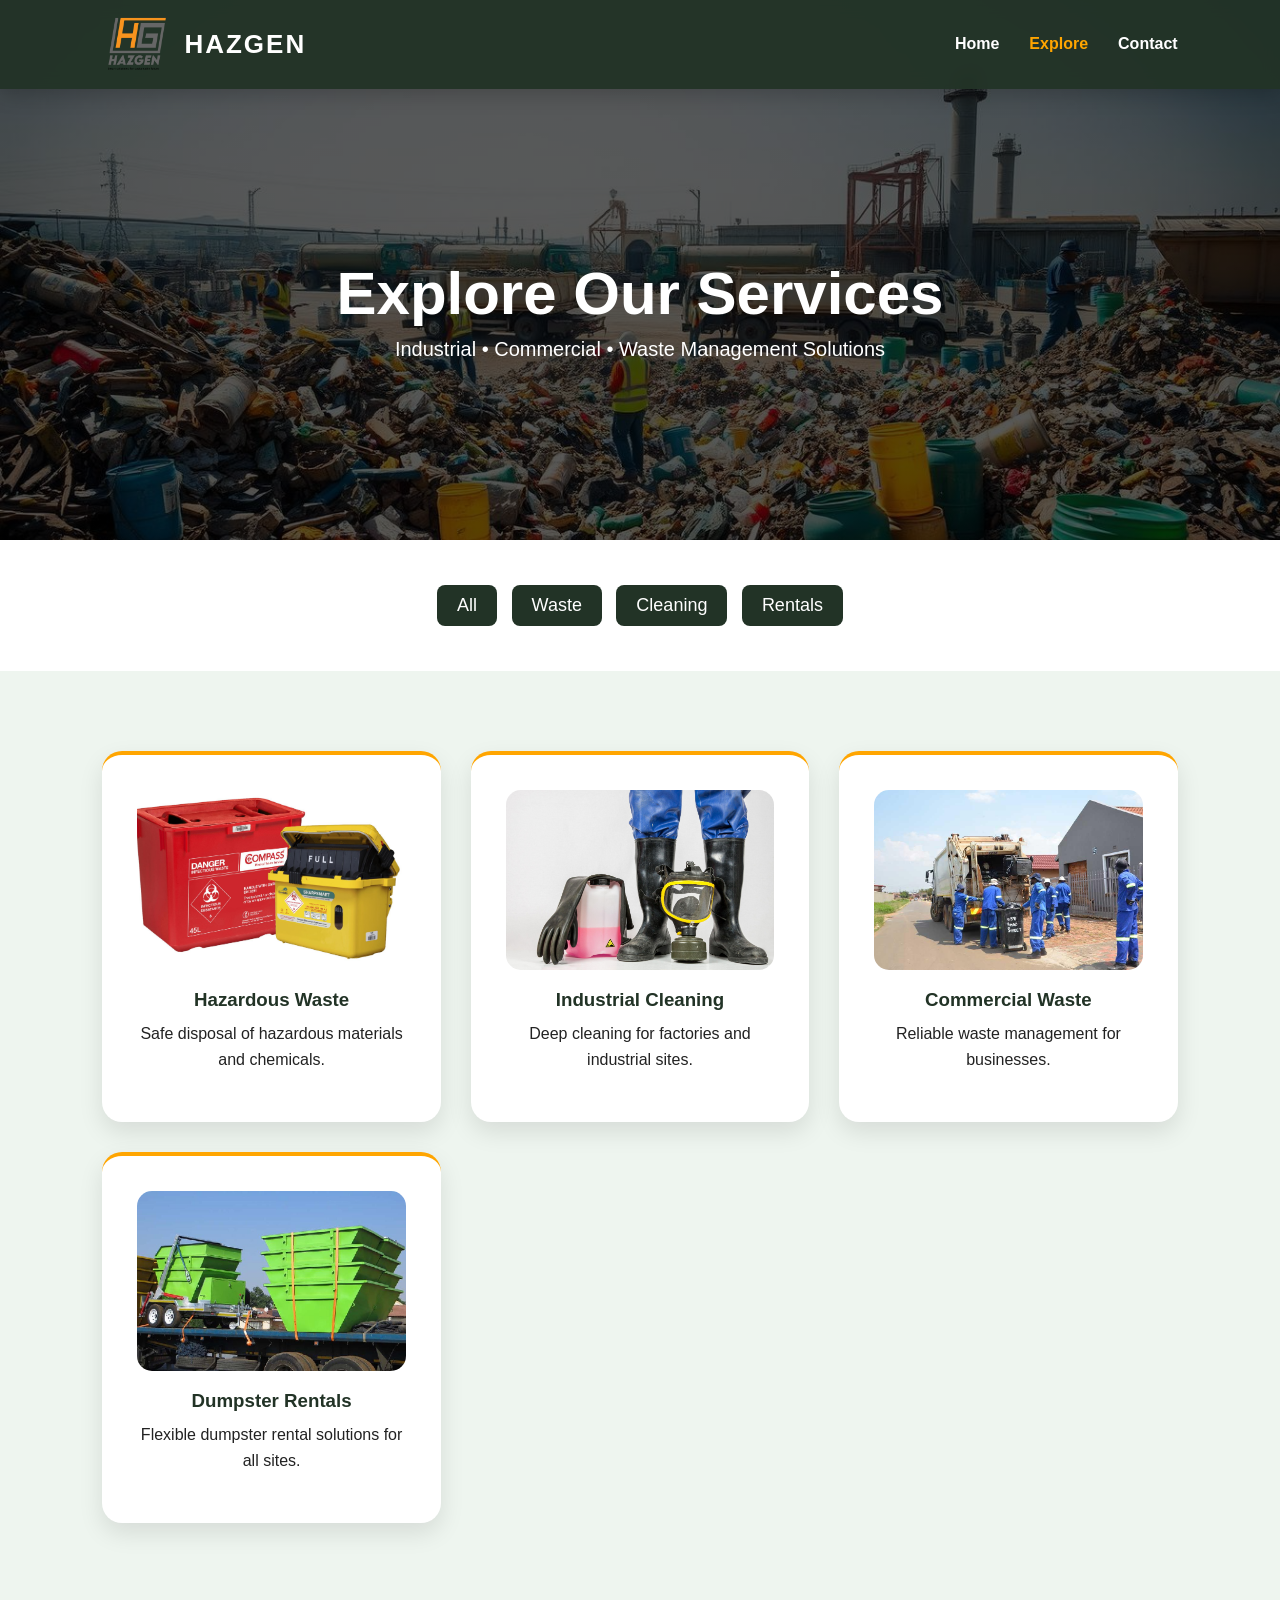
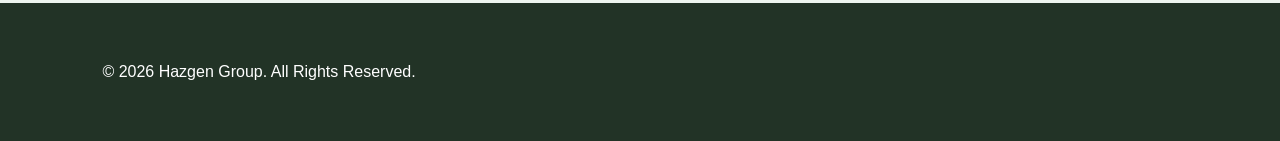
<file: explore.html>
<!DOCTYPE html>
<html lang="en">
<head>
<meta charset="UTF-8">
<meta name="viewport" content="width=device-width, initial-scale=1.0">
<title>Explore Services | Hazgen</title>
<link rel="stylesheet" href="./css/style.css">
</head>

<body>

<!-- HEADER -->
<header>
  <div class="logo">
    <img src="images/cropped-HazGen-Logo.png" alt="Hazgen Logo">
    <h2>HAZGEN</h2>
  </div>

  <nav>
    <a href="index.html">Home</a>
    <a href="explore.html" class="active">Explore</a>
    <a href="contact.html">Contact</a>
  </nav>
</header>

<!-- HERO -->
<section class="explore-hero">
  <div>
    <h1>Explore Our Services</h1>
    <p>Industrial • Commercial • Waste Management Solutions</p>
  </div>
</section>

<!-- FILTER BUTTONS -->
<section class="filter-section">
  <button onclick="filterCards('all')">All</button>
  <button onclick="filterCards('waste')">Waste</button>
  <button onclick="filterCards('cleaning')">Cleaning</button>
  <button onclick="filterCards('rental')">Rentals</button>
</section>

<!-- GRID -->
<section class="explore-grid">

  <div class="card waste" onclick="openModal('hazardous')">
    <img src="images/hazardous.jfif" alt="Hazardous Waste">
    <h3>Hazardous Waste</h3>
    <p>Safe disposal of hazardous materials and chemicals.</p>
  </div>

  <div class="card cleaning" onclick="openModal('cleaning')">
    <img src="images/industrial-cleaning.jfif" alt="Industrial Cleaning">
    <h3>Industrial Cleaning</h3>
    <p>Deep cleaning for factories and industrial sites.</p>
  </div>

  <div class="card waste" onclick="openModal('commercial')">
    <img src="images/commercial-waste.jfif" alt="Commercial Waste">
    <h3>Commercial Waste</h3>
    <p>Reliable waste management for businesses.</p>
  </div>

  <div class="card rental" onclick="openModal('dumpster')">
    <img src="images/dumpster-rental.jfif" alt="Dumpster Rental">
    <h3>Dumpster Rentals</h3>
    <p>Flexible dumpster rental solutions for all sites.</p>
  </div>

</section>

<!-- MODAL -->
<div id="modal" class="modal">
  <div class="modal-content">

    <span class="close" onclick="closeModal()">&times;</span>

    <div id="modal-body"></div>

  </div>
</div>

<!-- FOOTER -->
<footer>
  <p>© 2026 Hazgen Group. All Rights Reserved.</p>
</footer>

<!-- FILTER SCRIPT -->
<script>
function filterCards(category){
  let cards = document.querySelectorAll(".card");

  cards.forEach(card => {
    if(category === "all"){
      card.style.display = "block";
    } else {
      card.style.display = card.classList.contains(category) ? "block" : "none";
    }
  });
}
</script>

<!-- MODAL SCRIPT -->
<script>
function openModal(type){

  let content = "";

  if(type === "hazardous"){
    content = `
      <h2>Hazardous Waste Management</h2>
      <p>We safely handle and dispose hazardous materials according to regulations.</p>
      <ol>
        <li>Site inspection</li>
        <li>Risk classification</li>
        <li>Safe containment</li>
        <li>Transport</li>
        <li>Final disposal</li>
      </ol>
    `;
  }

  if(type === "cleaning"){
    content = `
      <h2>Industrial Cleaning</h2>
      <p>Heavy-duty cleaning for factories and industrial environments.</p>
      <ol>
        <li>Assessment</li>
        <li>Equipment setup</li>
        <li>Deep cleaning process</li>
        <li>Quality inspection</li>
      </ol>
    `;
  }

  if(type === "commercial"){
    content = `
      <h2>Commercial Waste Management</h2>
      <p>Efficient waste collection and recycling for businesses.</p>
      <ol>
        <li>Waste audit</li>
        <li>Collection scheduling</li>
        <li>Sorting & recycling</li>
        <li>Disposal</li>
      </ol>
    `;
  }

  if(type === "dumpster"){
    content = `
      <h2>Dumpster Rentals</h2>
      <p>Flexible dumpster sizes for construction and commercial use.</p>
      <ol>
        <li>Select size</li>
        <li>Delivery to site</li>
        <li>Usage period</li>
        <li>Pickup & disposal</li>
      </ol>
    `;
  }

  document.getElementById("modal-body").innerHTML = content;
  document.getElementById("modal").style.display = "flex";
}

function closeModal(){
  document.getElementById("modal").style.display = "none";
}
</script>

</body>
</html>
</file>
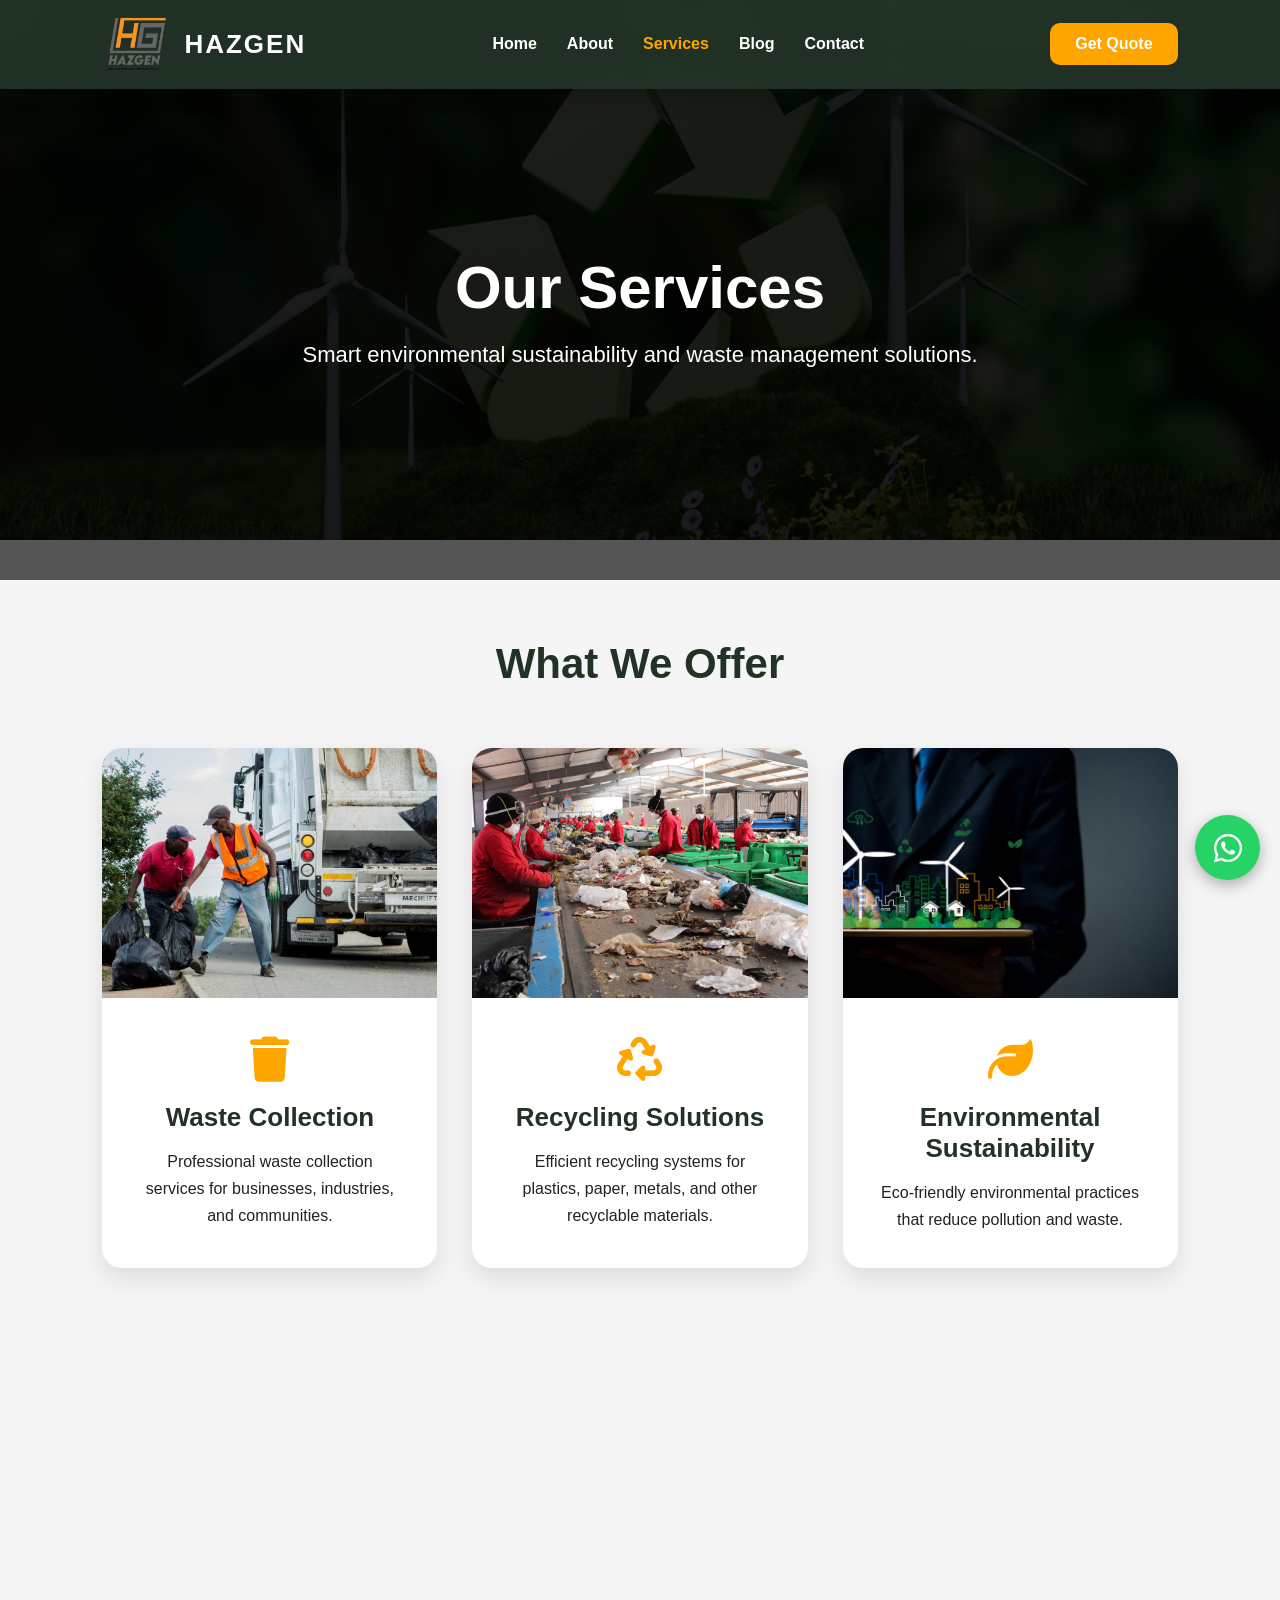
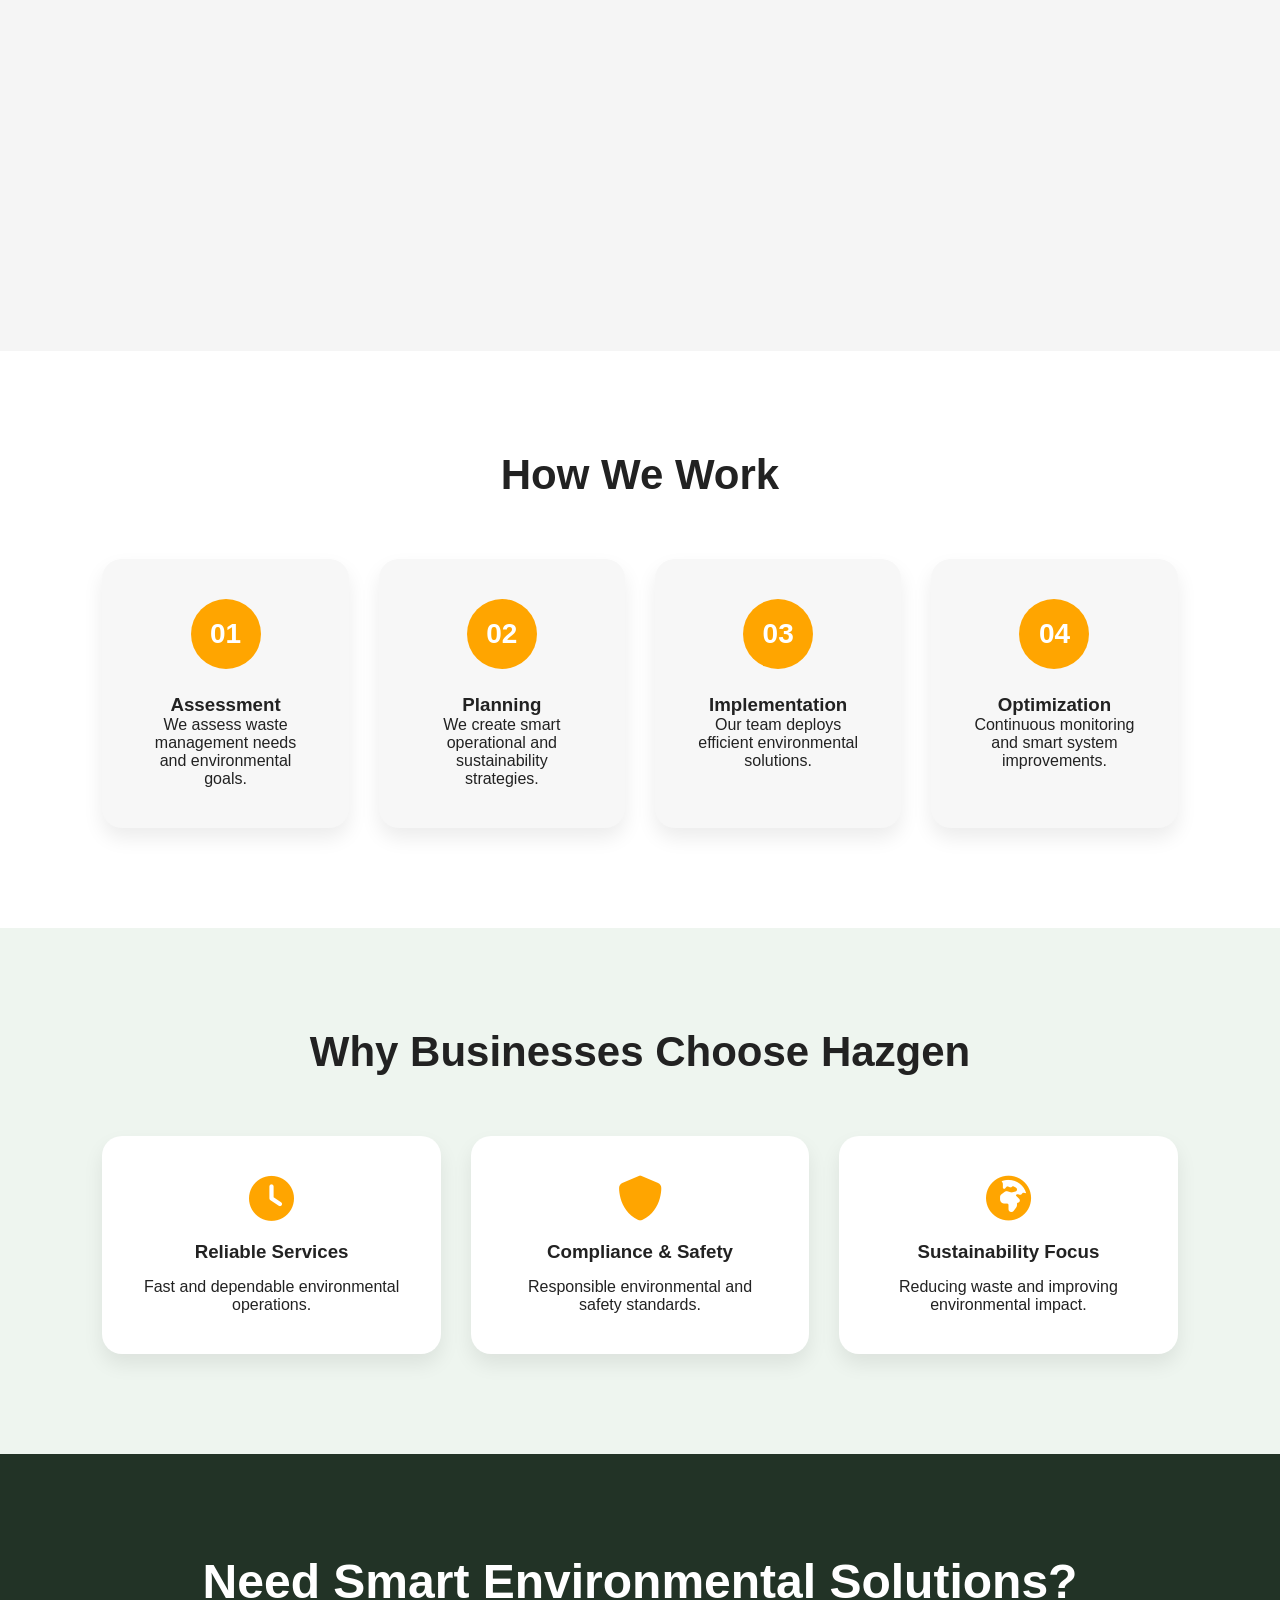
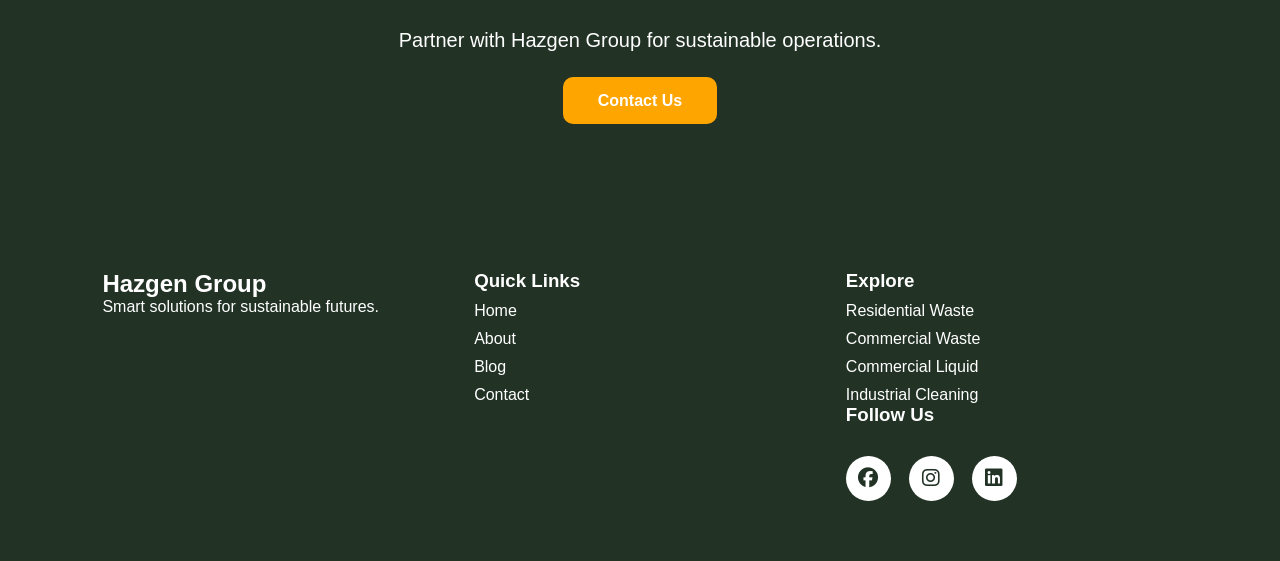
<file: services.html>
<!-- =========================================================
FILE: services.html
COPY & REPLACE FULL FILE
========================================================= -->

<!DOCTYPE html>
<html lang="en">
<head>

<meta charset="UTF-8">
<meta name="viewport" content="width=device-width, initial-scale=1.0">

<title>Hazgen Services</title>

<meta name="description"
content="Explore Hazgen Group environmental sustainability and smart waste management services.">

<link rel="stylesheet" href="./css/style.css">

<link rel="stylesheet"
href="https://cdnjs.cloudflare.com/ajax/libs/font-awesome/6.5.1/css/all.min.css"/>

<link href="https://unpkg.com/aos@next/dist/aos.css" rel="stylesheet"/>

</head>

<body>

<!-- ================= HEADER ================= -->

<header>

<div class="logo">

<img src="./images/cropped-HazGen-Logo.png" alt="Hazgen Logo">

<h2>HAZGEN</h2>

</div>

<nav>

<a href="index.html">Home</a>
<a href="about.html">About</a>
<a href="services.html" class="active">Services</a>
<a href="blog.html">Blog</a>
<a href="contact.html">Contact</a>

</nav>

<a href="contact.html" class="quote-btn">
Get Quote
</a>

</header>

<!-- ================= HERO ================= -->

<section class="services-hero">

<div class="overlay"></div>

<div class="services-hero-content" data-aos="fade-up">

<h1>Our Services</h1>

<p>
Smart environmental sustainability and waste management solutions.
</p>

</div>

</section>

<!-- ================= MAIN SERVICES ================= -->

<section class="main-services">

<h2 data-aos="fade-up">
What We Offer
</h2>

<div class="main-services-grid">

<!-- SERVICE 1 -->

<div class="main-service-card" data-aos="zoom-in">

<img src="./images/service1.jfif" alt="Waste Collection">

<div class="service-content">

<i class="fa-solid fa-trash"></i>

<h3>Waste Collection</h3>

<p>
Professional waste collection services
for businesses, industries, and communities.
</p>

</div>

</div>

<!-- SERVICE 2 -->

<div class="main-service-card" data-aos="zoom-in">

<img src="./images/service2.jfif" alt="Recycling Solutions">

<div class="service-content">

<i class="fa-solid fa-recycle"></i>

<h3>Recycling Solutions</h3>

<p>
Efficient recycling systems for plastics,
paper, metals, and other recyclable materials.
</p>

</div>

</div>

<!-- SERVICE 3 -->

<div class="main-service-card" data-aos="zoom-in">

<img src="./images/service3.jfif" alt="Environmental Sustainability">

<div class="service-content">

<i class="fa-solid fa-leaf"></i>

<h3>Environmental Sustainability</h3>

<p>
Eco-friendly environmental practices
that reduce pollution and waste.
</p>

</div>

</div>

<!-- SERVICE 4 -->

<div class="main-service-card" data-aos="zoom-in">

<img src="./images/service4.jfif" alt="Smart Operations">

<div class="service-content">

<i class="fa-solid fa-microchip"></i>

<h3>Smart Operations Systems</h3>

<p>
Technology-driven systems for smarter
waste management and environmental tracking.
</p>

</div>

</div>

<!-- SERVICE 5 -->

<div class="main-service-card" data-aos="zoom-in">

<img src="./images/service5.jfif" alt="Industrial Waste">

<div class="service-content">

<i class="fa-solid fa-industry"></i>

<h3>Industrial Waste Management</h3>

<p>
Professional industrial waste handling
and environmentally responsible disposal.
</p>

</div>

</div>

<!-- SERVICE 6 -->

<div class="main-service-card" data-aos="zoom-in">

<img src="./images/service6.jfif" alt="Consulting">

<div class="service-content">

<i class="fa-solid fa-chart-line"></i>

<h3>Environmental Consulting</h3>

<p>
Helping businesses improve sustainability
and environmental compliance.
</p>

</div>

</div>

</div>

</section>

<!-- ================= PROCESS ================= -->

<section class="process-section">

<h2>How We Work</h2>

<div class="process-grid">

<div class="process-card">

<div class="process-number">01</div>

<h3>Assessment</h3>

<p>
We assess waste management needs and environmental goals.
</p>

</div>

<div class="process-card">

<div class="process-number">02</div>

<h3>Planning</h3>

<p>
We create smart operational and sustainability strategies.
</p>

</div>

<div class="process-card">

<div class="process-number">03</div>

<h3>Implementation</h3>

<p>
Our team deploys efficient environmental solutions.
</p>

</div>

<div class="process-card">

<div class="process-number">04</div>

<h3>Optimization</h3>

<p>
Continuous monitoring and smart system improvements.
</p>

</div>

</div>

</section>

<!-- ================= FEATURES ================= -->

<section class="features-section">

<h2>Why Businesses Choose Hazgen</h2>

<div class="features-grid">

<div class="feature-box">

<i class="fa-solid fa-clock"></i>

<h3>Reliable Services</h3>

<p>
Fast and dependable environmental operations.
</p>

</div>

<div class="feature-box">

<i class="fa-solid fa-shield"></i>

<h3>Compliance & Safety</h3>

<p>
Responsible environmental and safety standards.
</p>

</div>

<div class="feature-box">

<i class="fa-solid fa-earth-africa"></i>

<h3>Sustainability Focus</h3>

<p>
Reducing waste and improving environmental impact.
</p>

</div>

</div>

</section>

<!-- ================= CTA ================= -->

<section class="services-cta">

<h2>
Need Smart Environmental Solutions?
</h2>

<p>
Partner with Hazgen Group for sustainable operations.
</p>

<a href="contact.html" class="main-btn">
Contact Us
</a>

</section>

<!-- ================= FOOTER ================= -->

<footer>

<div>

<h2>Hazgen Group</h2>

<p>
Smart solutions for sustainable futures.
</p>

</div>

<div>

<h3>Quick Links</h3>

<a href="index.html">Home</a>
<a href="about.html">About</a>
<a href="blog.html">Blog</a>
<a href="contact.html">Contact</a>

</div>

<div>
    <h3>Explore</h3>
   <a href="explore.html">Residential Waste</a>
    <a href="explore.html">Commercial Waste</a>
    <a href="explore.html">Commercial Liquid</a>
    <a href="explore.html">Industrial Cleaning</a>

<div>

<h3>Follow Us</h3>

<div class="socials">

  <a href="https://facebook.com" target="_blank">
    <i class="fa-brands fa-facebook"></i>
  </a>

  <a href="https://instagram.com" target="_blank">
    <i class="fa-brands fa-instagram"></i>
  </a>

  <a href="https://www.linkedin.com/company/hazgen-group/" target="_blank">
    <i class="fa-brands fa-linkedin"></i>
  </a>

</div>

</div>

</footer>

<!-- ================= WHATSAPP ================= -->

<a href="https://wa.me/27715701859" class="whatsapp">

<i class="fa-brands fa-whatsapp"></i>

</a>

<script src="https://unpkg.com/aos@next/dist/aos.js"></script>

<script src="./js/app.js"></script>

<script>
AOS.init();
</script>

</body>
</html>
</file>
<file: css/style.css>
*{
margin:0;
padding:0;
box-sizing:border-box;
font-family:Arial, sans-serif;
scroll-behavior:smooth;
}

body{
background:#f4f4f4;
color:#222;
overflow-x:hidden;
}

/* ================= HEADER ================= */

header{
display:flex;
justify-content:space-between;
align-items:center;
padding:15px 8%;
background:rgba(34,51,38,0.95);
backdrop-filter:blur(8px);
position:fixed;
top:0;
width:100%;
z-index:1000;
box-shadow:0 5px 20px rgba(0,0,0,0.2);
}

/* ================= LOGO ================= */

.logo{
display:flex;
align-items:center;
gap:12px;
}

.logo img{
width:70px;
height:auto;
display:block;
object-fit:contain;
}

.logo h2{
color:white;
font-size:26px;
font-weight:bold;
letter-spacing:2px;
}

/* ================= NAVIGATION ================= */

nav{
display:flex;
gap:30px;
}

nav a{
text-decoration:none;
color:white;
font-weight:bold;
transition:0.3s;
}

nav a:hover{
color:orange;
}

.quote-btn{
background:orange;
padding:12px 25px;
border-radius:10px;
text-decoration:none;
color:white;
font-weight:bold;
}

/* ================= HERO ================= */

.hero{
height:100vh;
background:url('../images/hero.jfif');
background-size:cover;
background-position:center;
display:flex;
justify-content:center;
align-items:center;
position:relative;
padding-top:80px;
}

.overlay{
position:absolute;
width:100%;
height:100%;
background:rgba(0,0,0,0.65);
}

.hero-content{
position:relative;
z-index:2;
text-align:center;
color:white;
padding:20px;
}

.hero-content h1{
font-size:70px;
line-height:1.2;
margin-bottom:20px;
}

.hero-content p{
font-size:22px;
margin-bottom:30px;
}

.hero-buttons{
display:flex;
justify-content:center;
gap:20px;
}

.primary-btn,
.secondary-btn,
.main-btn{
padding:15px 35px;
border-radius:10px;
text-decoration:none;
font-weight:bold;
transition:0.3s;
}

.primary-btn,
.main-btn{
background:orange;
color:white;
}

.secondary-btn{
border:2px solid white;
color:white;
}

.primary-btn:hover,
.main-btn:hover{
transform:translateY(-3px);
}

.secondary-btn:hover{
background:white;
color:#223326;
}

/* ================= ABOUT ================= */

.about{
display:grid;
grid-template-columns:1fr 1fr;
padding:100px 8%;
gap:50px;
align-items:center;
background:white;
}

.about-text h2{
font-size:40px;
margin-bottom:20px;
color:#223326;
}

.about-text p{
margin-bottom:20px;
line-height:1.7;
}

.about-text ul{
margin-bottom:20px;
padding-left:20px;
}

.about-text li{
margin-bottom:10px;
}

.about-image img{
width:100%;
border-radius:20px;
box-shadow:0 10px 30px rgba(0,0,0,0.15);
}

/* ================= SERVICES ================= */

.services{
padding:100px 8%;
background:#eef5ef;
text-align:center;
}

.services h2{
font-size:40px;
margin-bottom:50px;
color:#223326;
}

.service-grid{
display:grid;
grid-template-columns:repeat(3,1fr);
gap:30px;
}

.service-card{
background:white;
padding:40px;
border-radius:20px;
transition:0.4s;
box-shadow:0 10px 20px rgba(0,0,0,0.1);
}

.service-card:hover{
transform:translateY(-10px);
}

.service-card i{
font-size:50px;
color:orange;
margin-bottom:20px;
}

.service-card h3{
margin-bottom:15px;
}

/* ================= STATS ================= */

.stats{
display:grid;
grid-template-columns:repeat(3,1fr);
background:#223326;
padding:70px;
text-align:center;
color:white;
}

.stat-box h1{
font-size:55px;
color:orange;
margin-bottom:10px;
}

/* ================= WHY US ================= */

.why-us{
padding:100px 8%;
background:white;
text-align:center;
}

.why-us h2{
font-size:40px;
margin-bottom:50px;
}

.why-grid{
display:grid;
grid-template-columns:repeat(3,1fr);
gap:30px;
}

.why-card{
background:#f7f7f7;
padding:40px;
border-radius:20px;
box-shadow:0 10px 20px rgba(0,0,0,0.08);
transition:0.4s;
}

.why-card:hover{
transform:translateY(-10px);
}

.why-card i{
font-size:45px;
color:orange;
margin-bottom:20px;
}

/* ================= TESTIMONIALS ================= */

.testimonials{
padding:100px 8%;
background:#eef5ef;
text-align:center;
}

.testimonials h2{
font-size:40px;
margin-bottom:50px;
}

.testimonial-grid{
display:grid;
grid-template-columns:repeat(2,1fr);
gap:30px;
}

.testimonial-card{
background:white;
padding:40px;
border-radius:20px;
box-shadow:0 10px 20px rgba(0,0,0,0.1);
}

/* ================= CONTACT ================= */

.contact-section{
padding:100px 8%;
background:white;
}

.contact-section h2{
text-align:center;
font-size:40px;
margin-bottom:50px;
}

form{
max-width:700px;
margin:auto;
display:flex;
flex-direction:column;
gap:20px;
}

input,
textarea{
padding:18px;
border-radius:10px;
border:1px solid #ccc;
font-size:16px;
}

textarea{
height:180px;
resize:none;
}

button{
padding:16px;
border:none;
background:orange;
color:white;
font-size:18px;
border-radius:10px;
cursor:pointer;
}

/* ================= FOOTER ================= */

footer{
background:#223326;
color:white;
display:grid;
grid-template-columns:repeat(3,1fr);
gap:40px;
padding:60px 8%;
}

footer a{
display:block;
margin-top:10px;
text-decoration:none;
color:white;
}

.socials{
display:flex;
gap:20px;
font-size:25px;
margin-top:20px;
}

/* ================= WHATSAPP ================= */

.whatsapp{
position:fixed;
bottom:20px;
right:20px;
background:#25D366;
width:65px;
height:65px;
display:flex;
justify-content:center;
align-items:center;
border-radius:50%;
font-size:32px;
color:white;
text-decoration:none;
box-shadow:0 5px 15px rgba(0,0,0,0.3);
}

/* ================= RESPONSIVE ================= */

/* ================= RESPONSIVE ================= */

@media(max-width:900px){

header{
display:flex;
flex-direction:row;
justify-content:space-between;
align-items:center;
padding:14px 5%;

background:rgba(34,51,38,0.95);
backdrop-filter:blur(8px);

}

.logo img{
width:55px;
}

.logo h2{
display:none;
}

nav{
display:flex;
flex-wrap:wrap;
justify-content:center;
gap:18px;
}

nav a{
font-size:15px;
}

.quote-btn{
padding:10px 18px;
font-size:14px;
border-radius:8px;
}

.hero{
padding-top:110px;
}

.hero-content h1{
font-size:45px;
line-height:1.2;
}

.hero-content p{
font-size:18px;
}

.hero-buttons{
flex-direction:column;
align-items:center;
}

.about,
.service-grid,
.stats,
.why-grid,
.testimonial-grid,
footer{
grid-template-columns:1fr;
}

.about{
padding-top:120px;
}

}


/* ================= BLOG HERO ================= */

.blog-hero{
height:60vh;
background:
linear-gradient(rgba(0,0,0,0.65),
rgba(0,0,0,0.65)),
url('../images/blog-hero.jfif');

background-size:cover;
background-position:center;

display:flex;
justify-content:center;
align-items:center;

position:relative;
padding-top:80px;
}

.blog-hero-content{
position:relative;
z-index:2;
text-align:center;
color:white;
padding:20px;
}

.blog-hero-content h1{
font-size:60px;
margin-bottom:20px;
}

.blog-hero-content p{
font-size:22px;
max-width:800px;
}

/* ================= BLOG SECTION ================= */

.blog-section{
padding:100px 8%;
background:#f5f5f5;
}

.blog-section h2{
text-align:center;
font-size:42px;
margin-bottom:60px;
color:#223326;
}

.blog-grid{
display:grid;
grid-template-columns:repeat(3,1fr);
gap:35px;
}

.blog-card{
background:white;
border-radius:20px;
overflow:hidden;
box-shadow:0 10px 25px rgba(0,0,0,0.1);
transition:0.4s;
}

.blog-card:hover{
transform:translateY(-10px);
}

.blog-card img{
width:100%;
height:250px;
object-fit:cover;
}

.blog-content{
padding:30px;
}

.blog-date{
color:orange;
font-weight:bold;
margin-bottom:15px;
}

.blog-content h3{
margin-bottom:15px;
font-size:24px;
color:#223326;
}

.blog-content p{
line-height:1.7;
margin-bottom:20px;
}

.read-more{
display:inline-block;
padding:12px 25px;
background:#223326;
color:white;
text-decoration:none;
border-radius:10px;
transition:0.3s;
}

.read-more:hover{
background:orange;
}

/* ================= NEWSLETTER ================= */

.newsletter{
padding:100px 8%;
background:#223326;
color:white;
text-align:center;
}

.newsletter h2{
font-size:42px;
margin-bottom:20px;
}

.newsletter p{
margin-bottom:40px;
font-size:18px;
}

.newsletter-form{
max-width:700px;
margin:auto;
display:flex;
gap:20px;
}

.newsletter-form input{
flex:1;
padding:18px;
border:none;
border-radius:10px;
font-size:16px;
}

.newsletter-form button{
padding:18px 35px;
border:none;
border-radius:10px;
background:orange;
color:white;
font-size:16px;
cursor:pointer;
}

/* ================= ACTIVE NAV ================= */

nav a.active{
color:orange;
}

/* ================= RESPONSIVE ================= */

@media(max-width:900px){

.blog-grid{
grid-template-columns:1fr;
}

.blog-hero-content h1{
font-size:40px;
}

.newsletter-form{
flex-direction:column;
}

}

/* ================= ABOUT HERO ================= */

.about-hero{
height:60vh;

background:
linear-gradient(rgba(0,0,0,0.65),
rgba(0,0,0,0.65)),
url('../images/about-hero.jfif');

background-size:cover;
background-position:center;

display:flex;
justify-content:center;
align-items:center;

position:relative;
padding-top:80px;
}

.about-hero-content{
position:relative;
z-index:2;
text-align:center;
color:white;
padding:20px;
}

.about-hero-content h1{
font-size:60px;
margin-bottom:20px;
}

.about-hero-content p{
font-size:22px;
max-width:800px;
}

/* ================= COMPANY SECTION ================= */

.company-section{
display:grid;
grid-template-columns:1fr 1fr;
gap:50px;
padding:100px 8%;
background:white;
align-items:center;
}

.company-image img{
width:100%;
border-radius:20px;
box-shadow:0 10px 30px rgba(0,0,0,0.15);
}

.company-text h2{
font-size:42px;
margin-bottom:20px;
color:#223326;
}

.company-text p{
line-height:1.8;
margin-bottom:20px;
}

/* ================= MISSION & VISION ================= */

.mission-vision{
display:grid;
grid-template-columns:repeat(2,1fr);
gap:30px;
padding:100px 8%;
background:#eef5ef;
}

.mission-card{
background:white;
padding:50px;
border-radius:20px;
text-align:center;
box-shadow:0 10px 25px rgba(0,0,0,0.1);
transition:0.4s;
}

.mission-card:hover{
transform:translateY(-10px);
}

.mission-card i{
font-size:55px;
color:orange;
margin-bottom:20px;
}

.mission-card h2{
margin-bottom:20px;
}

/* ================= VALUES ================= */

.values-section{
padding:100px 8%;
background:white;
text-align:center;
}

.values-section h2{
font-size:42px;
margin-bottom:60px;
}

.values-grid{
display:grid;
grid-template-columns:repeat(4,1fr);
gap:30px;
}

.value-card{
background:#f7f7f7;
padding:40px;
border-radius:20px;
transition:0.4s;
box-shadow:0 10px 20px rgba(0,0,0,0.08);
}

.value-card:hover{
transform:translateY(-10px);
}

.value-card i{
font-size:45px;
color:orange;
margin-bottom:20px;
}

.value-card h3{
margin-bottom:15px;
}

/* ================= WHY ABOUT ================= */

.why-about{
padding:100px 8%;
background:#eef5ef;
text-align:center;
}

.why-about h2{
font-size:42px;
margin-bottom:60px;
}

.why-about-grid{
display:grid;
grid-template-columns:repeat(3,1fr);
gap:30px;
}

.why-about-card{
background:white;
padding:40px;
border-radius:20px;
box-shadow:0 10px 25px rgba(0,0,0,0.1);
transition:0.4s;
}

.why-about-card:hover{
transform:translateY(-10px);
}

.why-about-card i{
font-size:45px;
color:orange;
margin-bottom:20px;
}

/* ================= TEAM SECTION ================= */

.team-section{
padding:100px 8%;
background:white;
text-align:center;
}

.team-section h2{
font-size:42px;
margin-bottom:20px;
}

.team-section p{
margin-bottom:50px;
}

.team-grid{
display:grid;
grid-template-columns:repeat(3,1fr);
gap:30px;
}

.team-card{
background:#f7f7f7;
padding:30px;
border-radius:20px;
box-shadow:0 10px 20px rgba(0,0,0,0.08);
transition:0.4s;
}

.team-card:hover{
transform:translateY(-10px);
}

.team-card img{
width:100%;
height:300px;
object-fit:cover;
border-radius:15px;
margin-bottom:20px;
}

.team-card h3{
margin-bottom:10px;
}

/* ================= ABOUT CTA ================= */

.about-cta{
padding:100px 8%;
background:#223326;
text-align:center;
color:white;
}

.about-cta h2{
font-size:48px;
margin-bottom:20px;
}

.about-cta p{
font-size:20px;
margin-bottom:40px;
}

/* ================= RESPONSIVE ================= */

@media(max-width:900px){

.company-section,
.mission-vision,
.values-grid,
.why-about-grid,
.team-grid{
grid-template-columns:1fr;
}

.about-hero-content h1{
font-size:42px;
}

.about-cta h2{
font-size:36px;
}

}


/* ================= CONTACT HERO ================= */

.contact-hero{
height:60vh;

background:
linear-gradient(rgba(0,0,0,0.65),
rgba(0,0,0,0.65)),
url('../images/contact-hero.jfif');

background-size:cover;
background-position:center;

display:flex;
justify-content:center;
align-items:center;

position:relative;
padding-top:80px;
}

.contact-hero-content{
position:relative;
z-index:2;
text-align:center;
color:white;
padding:20px;
}

.contact-hero-content h1{
font-size:60px;
margin-bottom:20px;
}

.contact-hero-content p{
font-size:22px;
}

/* ================= CONTACT INFO ================= */

.contact-info-section{
display:grid;
grid-template-columns:repeat(3,1fr);
gap:30px;
padding:100px 8%;
background:#eef5ef;
}

.contact-info-card{
background:white;
padding:40px;
border-radius:20px;
text-align:center;
box-shadow:0 10px 25px rgba(0,0,0,0.1);
transition:0.4s;
}

.contact-info-card:hover{
transform:translateY(-10px);
}

.contact-info-card i{
font-size:50px;
color:orange;
margin-bottom:20px;
}

.contact-info-card h3{
margin-bottom:15px;
}

/* ================= LOCATION LINK ================= */

.contact-info-card a{
text-decoration:none;
color:#222;
font-weight:bold;
transition:0.3s;
}

.contact-info-card a:hover{
color:orange;
}

/* ================= CONTACT MAIN ================= */

.contact-main-section{
display:grid;
grid-template-columns:1fr 1fr;
gap:50px;
padding:100px 8%;
background:white;
align-items:center;
}

.contact-form-container h2{
font-size:42px;
margin-bottom:30px;
color:#223326;
}

.contact-image img{
width:100%;
border-radius:20px;
box-shadow:0 10px 30px rgba(0,0,0,0.15);
}

/* ================= MAP ================= */

.map-section{
padding:100px 8%;
background:#f5f5f5;
text-align:center;
}

.map-section h2{
font-size:42px;
margin-bottom:40px;
}

.map-container{
border-radius:20px;
overflow:hidden;
box-shadow:0 10px 25px rgba(0,0,0,0.1);
}

/* ================= FAQ ================= */

.faq-section{
padding:100px 8%;
background:white;
text-align:center;
}

.faq-section h2{
font-size:42px;
margin-bottom:60px;
}

.faq-grid{
display:grid;
grid-template-columns:repeat(3,1fr);
gap:30px;
}

.faq-card{
background:#f7f7f7;
padding:40px;
border-radius:20px;
box-shadow:0 10px 20px rgba(0,0,0,0.08);
transition:0.4s;
}

.faq-card:hover{
transform:translateY(-10px);
}

.faq-card h3{
margin-bottom:20px;
color:#223326;
}

/* ================= CTA ================= */

.contact-cta{
padding:100px 8%;
background:#223326;
text-align:center;
color:white;
}

.contact-cta h2{
font-size:48px;
margin-bottom:20px;
}

.contact-cta p{
font-size:20px;
margin-bottom:40px;
}

/* ================= RESPONSIVE ================= */

@media(max-width:900px){

.contact-info-section,
.contact-main-section,
.faq-grid{
grid-template-columns:1fr;
}

.contact-hero-content h1{
font-size:42px;
}

.contact-cta h2{
font-size:36px;
}

}


/* ================= SERVICES HERO ================= */

.services-hero{
height:60vh;

background:
linear-gradient(rgba(0,0,0,0.65),
rgba(0,0,0,0.65)),
url('../images/services-hero.jfif');

background-size:cover;
background-position:center;

display:flex;
justify-content:center;
align-items:center;

position:relative;
padding-top:80px;
}

.services-hero-content{
position:relative;
z-index:2;
text-align:center;
color:white;
padding:20px;
}

.services-hero-content h1{
font-size:60px;
margin-bottom:20px;
}

.services-hero-content p{
font-size:22px;
}

/* ================= MAIN SERVICES ================= */

.main-services{
padding:100px 8%;
background:#f5f5f5;
text-align:center;
}

.main-services h2{
font-size:42px;
margin-bottom:60px;
color:#223326;
}

.main-services-grid{
display:grid;
grid-template-columns:repeat(3,1fr);
gap:35px;
}

.main-service-card{
background:white;
border-radius:20px;
overflow:hidden;
box-shadow:0 10px 25px rgba(0,0,0,0.1);
transition:0.4s;
}

.main-service-card:hover{
transform:translateY(-10px);
}

.main-service-card img{
width:100%;
height:250px;
object-fit:cover;
}

.service-content{
padding:35px;
}

.service-content i{
font-size:45px;
color:orange;
margin-bottom:20px;
}

.service-content h3{
font-size:26px;
margin-bottom:15px;
color:#223326;
}

.service-content p{
line-height:1.7;
}

/* ================= PROCESS ================= */

.process-section{
padding:100px 8%;
background:white;
text-align:center;
}

.process-section h2{
font-size:42px;
margin-bottom:60px;
}

.process-grid{
display:grid;
grid-template-columns:repeat(4,1fr);
gap:30px;
}

.process-card{
background:#f7f7f7;
padding:40px;
border-radius:20px;
box-shadow:0 10px 20px rgba(0,0,0,0.08);
transition:0.4s;
}

.process-card:hover{
transform:translateY(-10px);
}

.process-number{
width:70px;
height:70px;
background:orange;
color:white;
border-radius:50%;
display:flex;
justify-content:center;
align-items:center;
font-size:28px;
font-weight:bold;
margin:auto;
margin-bottom:25px;
}

/* ================= FEATURES ================= */

.features-section{
padding:100px 8%;
background:#eef5ef;
text-align:center;
}

.features-section h2{
font-size:42px;
margin-bottom:60px;
}

.features-grid{
display:grid;
grid-template-columns:repeat(3,1fr);
gap:30px;
}

.feature-box{
background:white;
padding:40px;
border-radius:20px;
box-shadow:0 10px 20px rgba(0,0,0,0.08);
transition:0.4s;
}

.feature-box:hover{
transform:translateY(-10px);
}

.feature-box i{
font-size:45px;
color:orange;
margin-bottom:20px;
}

.feature-box h3{
margin-bottom:15px;
}

/* ================= CTA ================= */

.services-cta{
padding:100px 8%;
background:#223326;
text-align:center;
color:white;
}

.services-cta h2{
font-size:48px;
margin-bottom:20px;
}

.services-cta p{
font-size:20px;
margin-bottom:40px;
}

/* ================= RESPONSIVE ================= */

@media(max-width:900px){

.main-services-grid,
.process-grid,
.features-grid{
grid-template-columns:1fr;
}

.services-hero-content h1{
font-size:42px;
}

.services-cta h2{
font-size:36px;
}

}

.explore-hero{
height:60vh;
background:
linear-gradient(rgba(0,0,0,0.65), rgba(0,0,0,0.65)),
url('../images/explore-hero.jfif');
background-size:cover;
background-position:center;
display:flex;
justify-content:center;
align-items:center;
text-align:center;
color:white;
padding-top:80px;
}

.explore-hero h1{
font-size:60px;
}

.explore-hero p{
font-size:20px;
margin-top:10px;
}

/* FILTER BUTTONS */
.filter-section{
text-align:center;
padding:40px;
background:#fff;
}

.filter-section button{
margin:5px;
padding:10px 20px;
border:none;
background:#223326;
color:white;
border-radius:8px;
cursor:pointer;
transition:0.3s;
}

.filter-section button:hover{
background:orange;
}

/* GRID */
.explore-grid{
display:grid;
grid-template-columns:repeat(auto-fit, minmax(250px, 1fr));
gap:30px;
padding:80px 8%;
background:#eef5ef;
}

/* CARD */
.card{
background:white;
padding:35px;
border-radius:20px;
box-shadow:0 10px 25px rgba(0,0,0,0.1);
border-top:4px solid orange;
text-align:center;
transition:0.4s;
animation:fadeIn 0.5s ease-in;
}

.card:hover{
transform:translateY(-12px);
}

.card h3{
color:#223326;
margin-bottom:10px;
}

.card p{
line-height:1.6;
margin-bottom:15px;
}

.card a{
display:inline-block;
padding:10px 20px;
background:orange;
color:white;
text-decoration:none;
border-radius:8px;
}

.card a:hover{
background:#223326;
}

/* ANIMATION */
@keyframes fadeIn{
from{opacity:0; transform:translateY(20px);}
to{opacity:1; transform:translateY(0);}
}
.card img{
width:100%;
height:180px;
object-fit:cover;
border-radius:15px;
margin-bottom:15px;
}

/* MODAL */
.modal{
display:none;
position:fixed;
top:0;
left:0;
width:100%;
height:100%;
background:rgba(0,0,0,0.7);
justify-content:center;
align-items:center;
z-index:2000;
}

.modal-content{
background:white;
padding:40px;
width:80%;
max-width:700px;
border-radius:20px;
animation:pop 0.3s ease;
}

.close{
float:right;
font-size:30px;
cursor:pointer;
}

@keyframes pop{
from{transform:scale(0.8); opacity:0;}
to{transform:scale(1); opacity:1;}
}

.modal-content h2{
color:#223326;
margin-bottom:15px;
}

.modal-content ol{
padding-left:20px;
line-height:1.8;
}

.socials{
display:flex;
gap:18px;
margin-top:20px;
}

.socials a{
width:45px;
height:45px;
background:white;
color:#223326;

display:flex;
justify-content:center;
align-items:center;

border-radius:50%;
text-decoration:none;

font-size:20px;
transition:0.3s;
}

.socials a:hover{
background:orange;
color:white;
transform:translateY(-5px);
}
</file>
